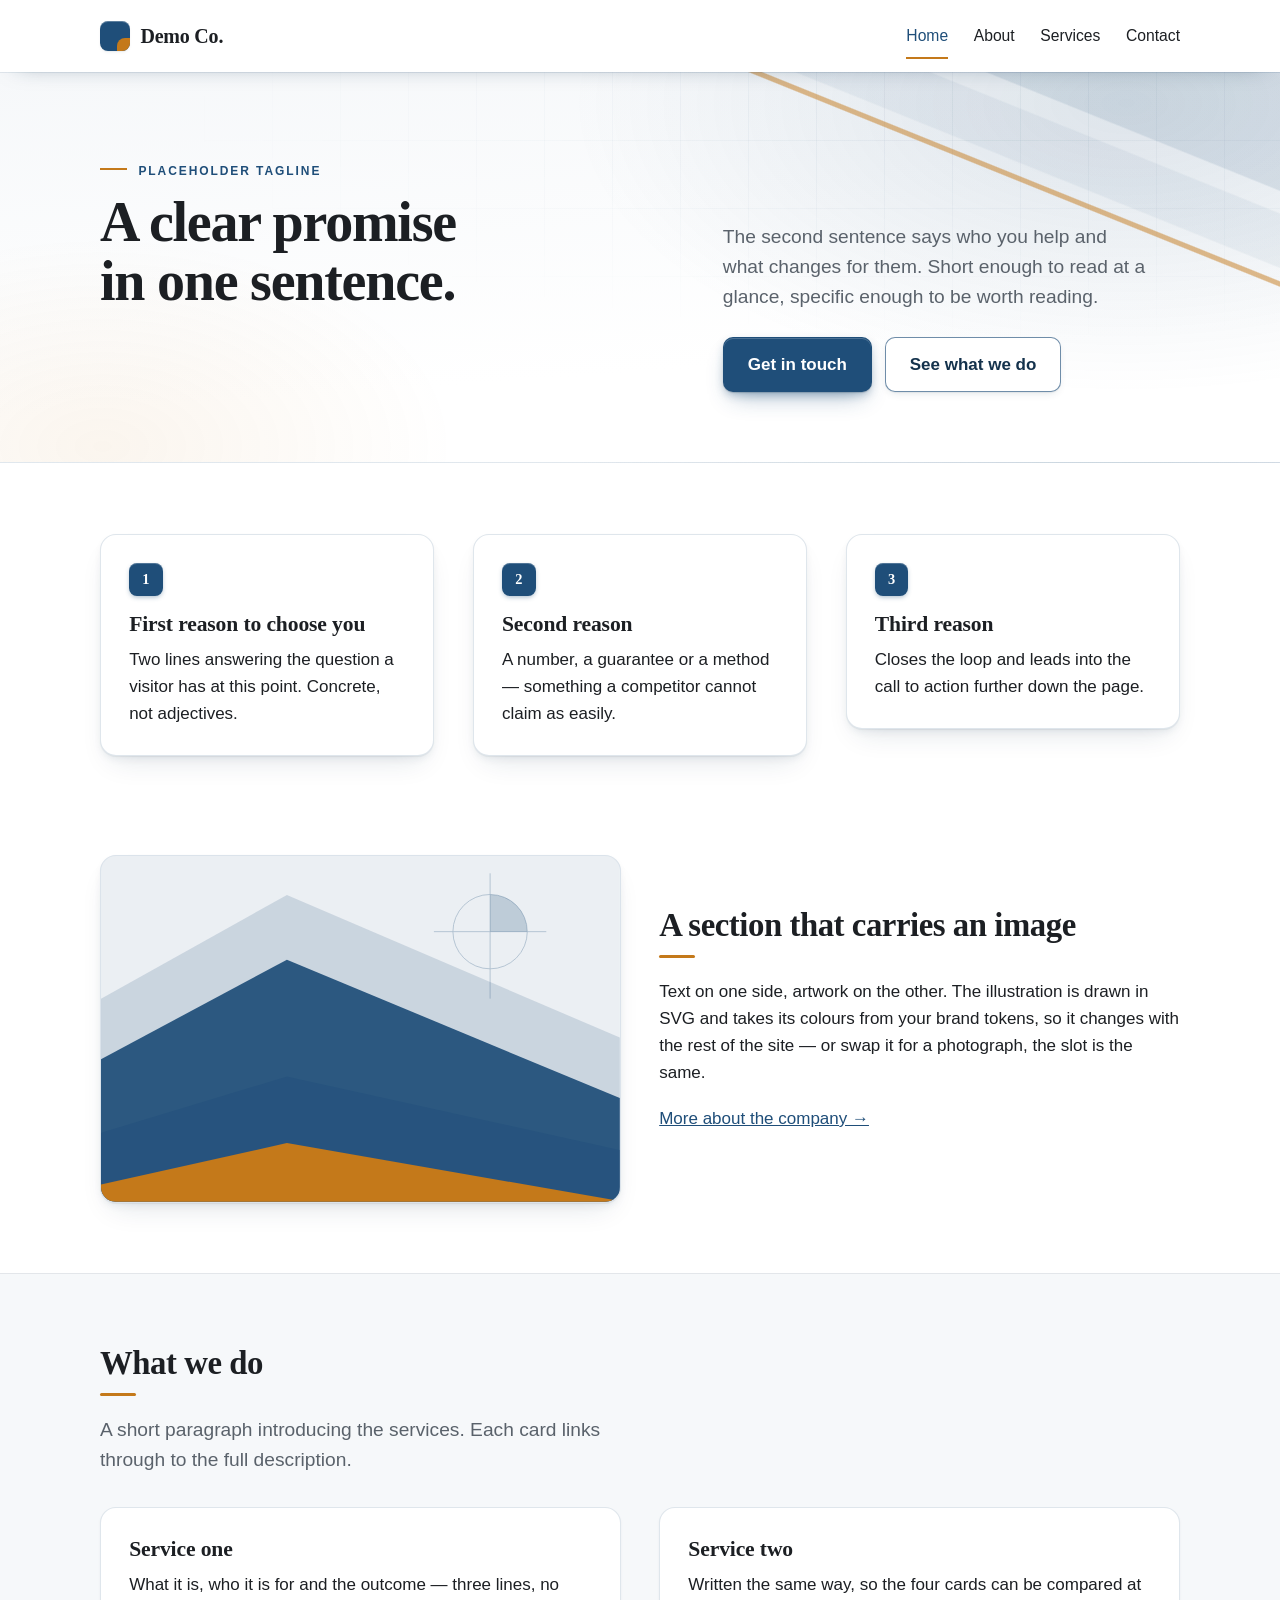
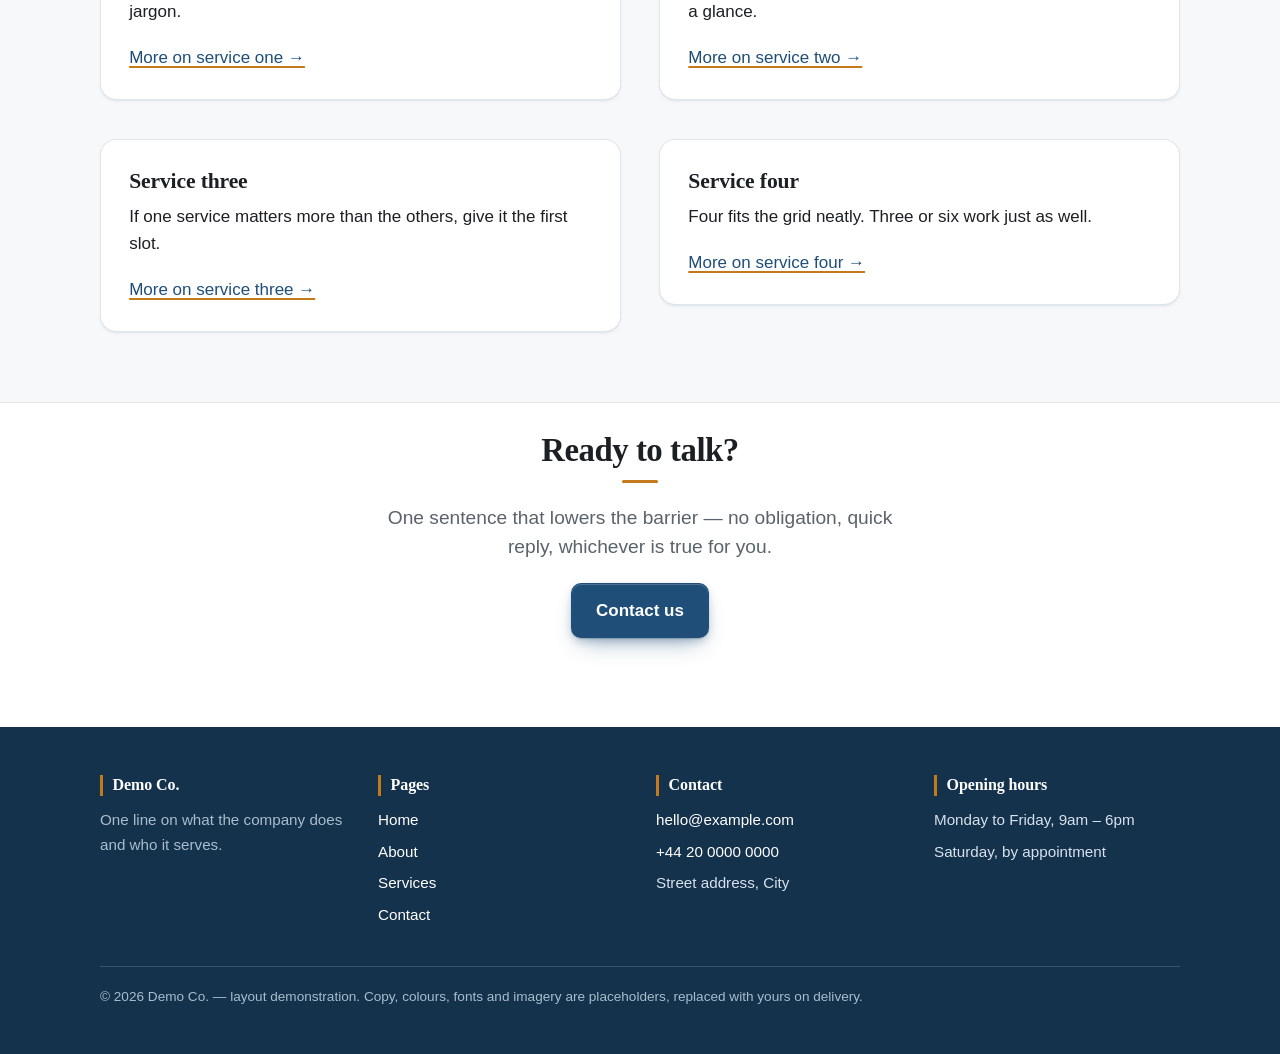
<file: index.html>
<!doctype html>
<html lang="en-GB">
<head>
<meta charset="utf-8">
<meta name="viewport" content="width=device-width, initial-scale=1">
<title>Demo Co. — a clear promise in one sentence</title>
<meta name="description" content="Placeholder description used by search results and link previews. One sentence, under 160 characters.">
<meta name="robots" content="noindex, nofollow">
<meta name="theme-color" content="#1f4e79">
<meta property="og:title" content="Demo Co. — a clear promise in one sentence">
<meta property="og:description" content="Placeholder description used by search results and link previews. One sentence, under 160 characters.">
<meta property="og:type" content="website">
<link rel="icon" href="data:image/svg+xml,%3Csvg xmlns='http://www.w3.org/2000/svg' viewBox='0 0 32 32'%3E%3Crect width='32' height='32' rx='7' fill='%231f4e79'/%3E%3Crect x='18' y='18' width='14' height='14' fill='%23c4791a'/%3E%3C/svg%3E">
<link rel="stylesheet" href="css/style.css">
</head>
<body>
<a class="skip-link" href="#main">Skip to content</a>
<header class="site-header">
  <div class="wrap">
    <a class="brand" href="index.html"><span class="mark" aria-hidden="true"></span>Demo&nbsp;Co.</a>
    <input class="nav-toggle" type="checkbox" id="nav-toggle" aria-label="Menu">
    <label class="nav-button" for="nav-toggle">Menu</label>
    <nav class="nav" aria-label="Main">
      <a href="index.html" aria-current="page">Home</a>
      <a href="about.html">About</a>
      <a href="services.html">Services</a>
      <a href="contact.html">Contact</a>
    </nav>
  </div>
</header>
<main id="main" tabindex="-1">
<section class="hero">
  <div class="wrap">
    <p class="eyebrow">Placeholder tagline</p>
    <h1>A clear promise in one sentence.</h1>
    <p class="lead">The second sentence says who you help and what changes for them. Short enough to read at a glance, specific enough to be worth reading.</p>
    <div class="hero-actions">
      <a class="btn btn--primary" href="contact.html">Get in touch</a>
      <a class="btn btn--ghost" href="services.html">See what we do</a>
    </div>
  </div>
</section>

<section class="section">
  <div class="wrap">
    <h2 class="visually-hidden">Why clients choose us</h2>
    <div class="grid grid--3">
      <article class="card">
        <span class="num" aria-hidden="true">1</span>
        <h3>First reason to choose you</h3>
        <p>Two lines answering the question a visitor has at this point. Concrete, not adjectives.</p>
      </article>
      <article class="card">
        <span class="num" aria-hidden="true">2</span>
        <h3>Second reason</h3>
        <p>A number, a guarantee or a method — something a competitor cannot claim as easily.</p>
      </article>
      <article class="card">
        <span class="num" aria-hidden="true">3</span>
        <h3>Third reason</h3>
        <p>Closes the loop and leads into the call to action further down the page.</p>
      </article>
    </div>
  </div>
</section>

<section class="section">
  <div class="wrap feature">
    <figure class="media"><svg class="art" viewBox="0 0 1200 800" role="img" aria-labelledby="art-c">
  <title id="art-c">Abstract composition: overlapping planes</title>
  <rect width="1200" height="800" fill="currentColor" opacity=".05"/>
  <g fill="currentColor">
    <path opacity=".16" d="M0 800V330L430 90l770 330v380z"/>
    <path opacity=".92" d="M0 800V470L430 240l770 320v240z"/>
    <path opacity=".42" d="M0 800V640l430-130 770 170v120z"/>
  </g>
  <g class="accent"><path fill="currentColor" d="M0 800v-40l430-96 770 134V800z"/></g>
  <g fill="none" stroke="currentColor" stroke-width="2" opacity=".3"><path d="M900 40v290M770 175h260"/><circle cx="900" cy="175" r="86"/></g>
  <path d="M900 89a86 86 0 0 1 86 86h-86z" fill="currentColor" opacity=".22"/>
</svg></figure>
    <div>
      <h2>A section that carries an image</h2>
      <p>Text on one side, artwork on the other. The illustration is drawn in SVG and takes its colours from your brand tokens, so it changes with the rest of the site — or swap it for a photograph, the slot is the same.</p>
      <p><a href="about.html">More about the company →</a></p>
    </div>
  </div>
</section>

<section class="section section--alt">
  <div class="wrap">
    <h2>What we do</h2>
    <p class="lead">A short paragraph introducing the services. Each card links through to the full description.</p>
    <div class="grid grid--2 mt">
      <article class="card">
        <h3>Service one</h3><p>What it is, who it is for and the outcome — three lines, no jargon.</p>
        <p><a href="services.html">More on service one →</a></p>
      </article>
      <article class="card">
        <h3>Service two</h3><p>Written the same way, so the four cards can be compared at a glance.</p>
        <p><a href="services.html">More on service two →</a></p>
      </article>
      <article class="card">
        <h3>Service three</h3><p>If one service matters more than the others, give it the first slot.</p>
        <p><a href="services.html">More on service three →</a></p>
      </article>
      <article class="card">
        <h3>Service four</h3><p>Four fits the grid neatly. Three or six work just as well.</p>
        <p><a href="services.html">More on service four →</a></p>
      </article>
    </div>
  </div>
</section>

<section class="section">
  <div class="wrap center">
    <h2 class="center">Ready to talk?</h2>
    <p class="lead center">One sentence that lowers the barrier — no obligation, quick reply, whichever is true for you.</p>
    <p><a class="btn btn--primary" href="contact.html">Contact us</a></p>
  </div>
</section>
</main>
<footer class="site-footer">
  <div class="wrap">
    <div class="footer-grid">
      <div>
        <h3>Demo&nbsp;Co.</h3>
        <p class="footer-about">One line on what the company does and who it serves.</p>
      </div>
      <div>
        <h3>Pages</h3>
        <ul role="list">
          <li><a href="index.html">Home</a></li>
          <li><a href="about.html">About</a></li>
          <li><a href="services.html">Services</a></li>
          <li><a href="contact.html">Contact</a></li>
        </ul>
      </div>
      <div>
        <h3>Contact</h3>
        <ul role="list">
          <li><a href="mailto:hello@example.com">hello@example.com</a></li>
          <li><a href="tel:+442000000000">+44 20 0000 0000</a></li>
          <li>Street address, City</li>
        </ul>
      </div>
      <div>
        <h3>Opening hours</h3>
        <ul role="list">
          <li>Monday to Friday, 9am – 6pm</li>
          <li>Saturday, by appointment</li>
        </ul>
      </div>
    </div>
    <p class="colophon">© 2026 Demo Co. — layout demonstration. Copy, colours, fonts and imagery are placeholders, replaced with yours on delivery.</p>
  </div>
</footer>
</body>
</html>
</file>
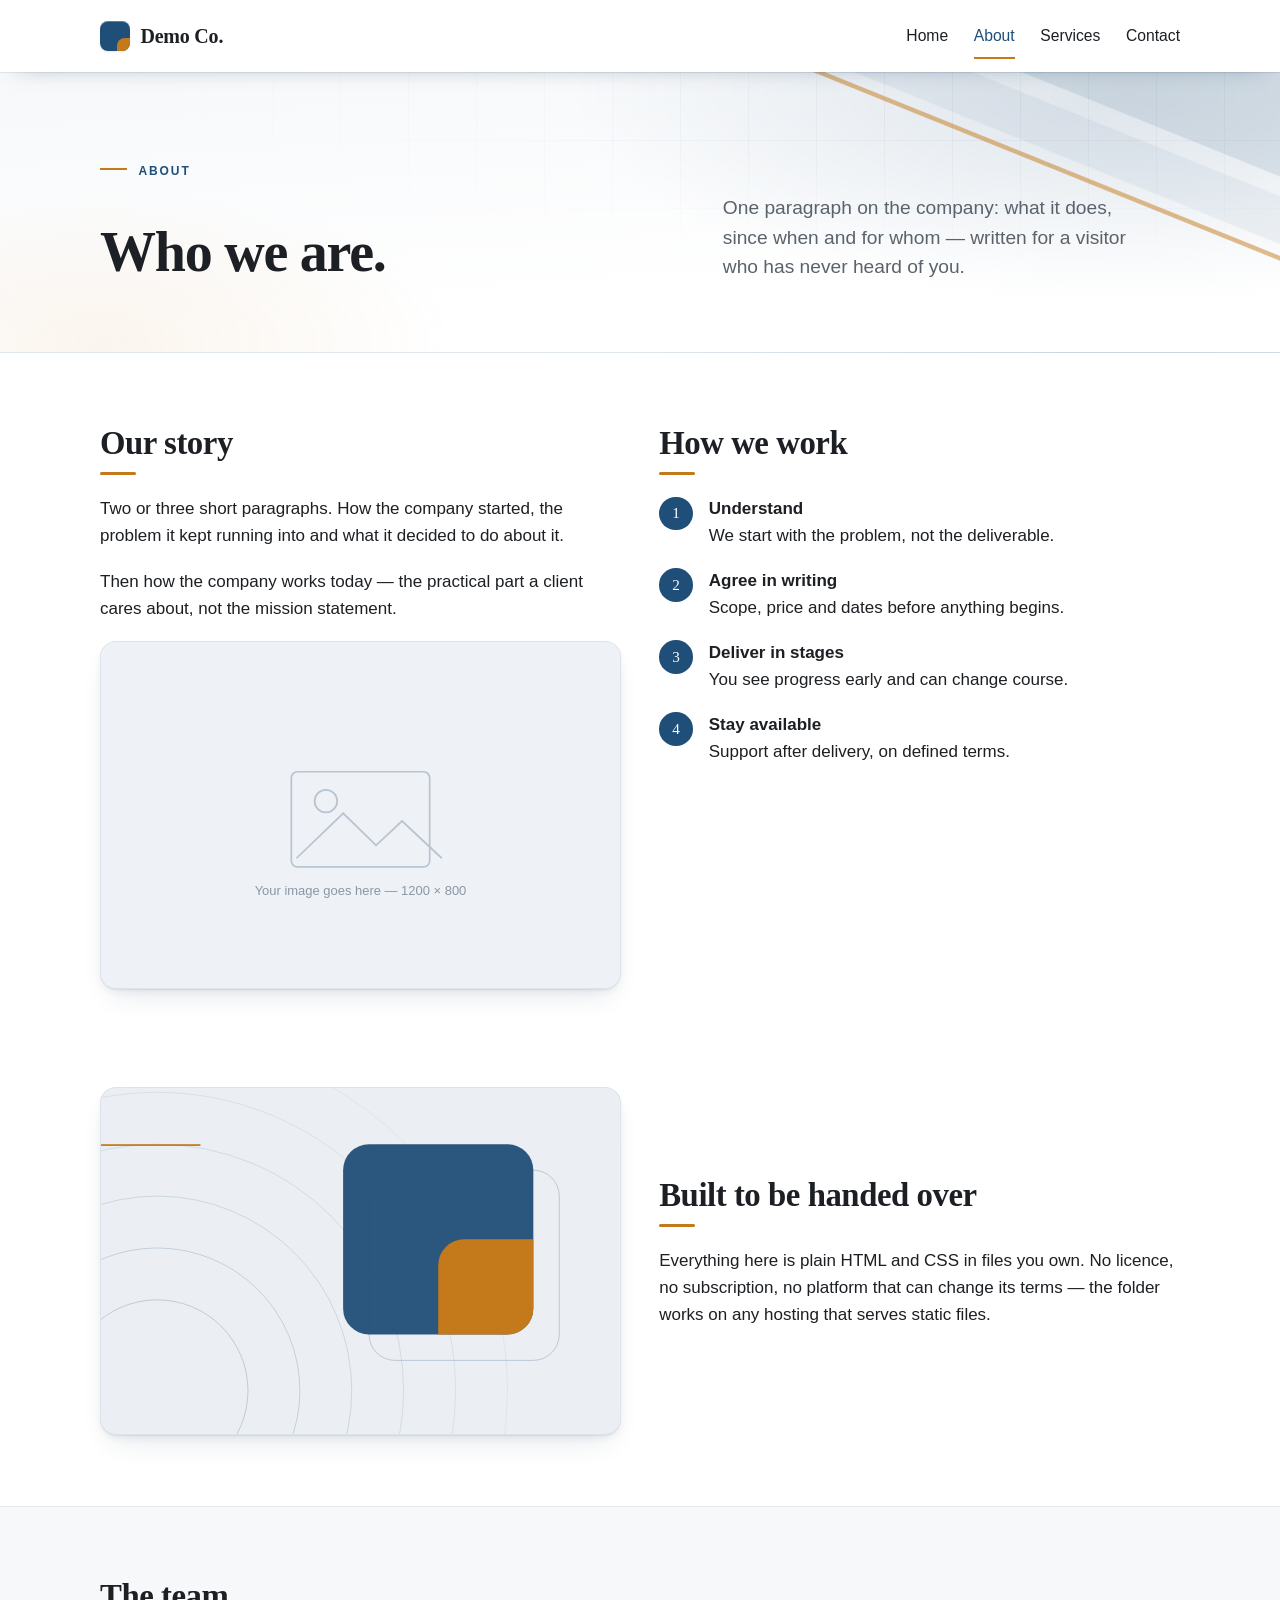
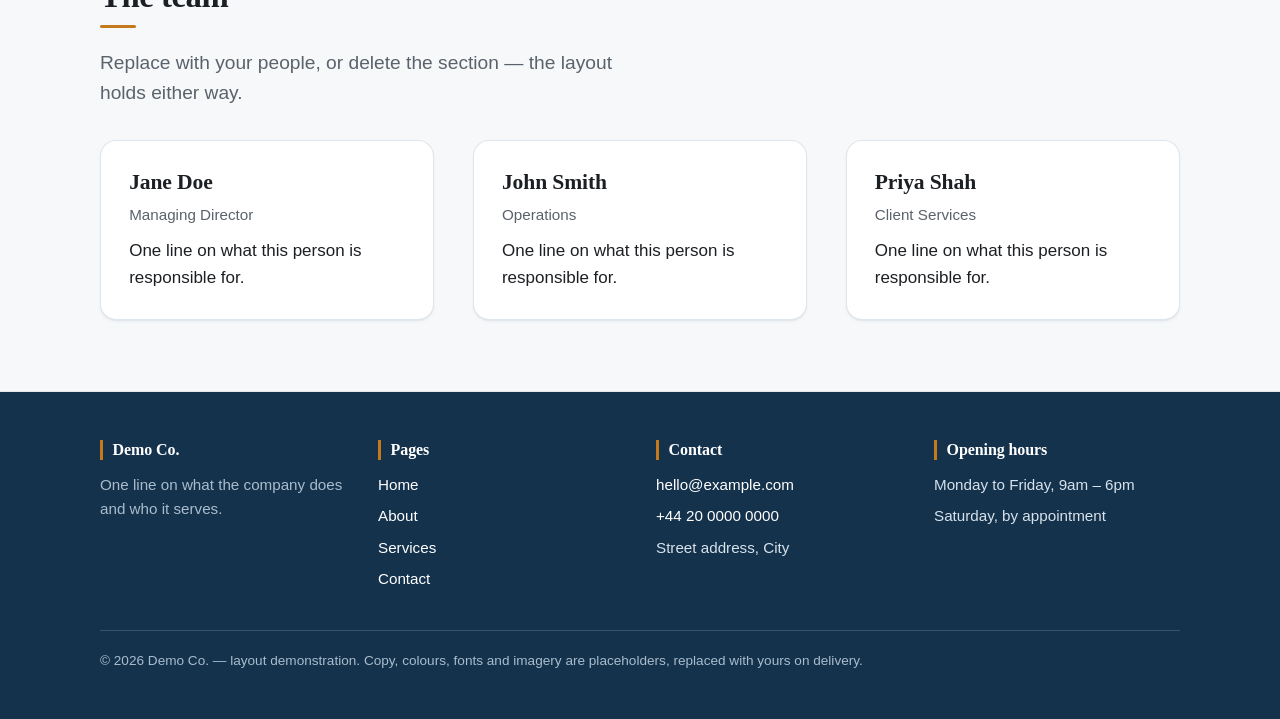
<file: about.html>
<!doctype html>
<html lang="en-GB">
<head>
<meta charset="utf-8">
<meta name="viewport" content="width=device-width, initial-scale=1">
<title>About — Demo Co.</title>
<meta name="description" content="Who the company is, how it works and who it serves. Placeholder description for the About page.">
<meta name="robots" content="noindex, nofollow">
<meta name="theme-color" content="#1f4e79">
<meta property="og:title" content="About — Demo Co.">
<meta property="og:description" content="Who the company is, how it works and who it serves. Placeholder description for the About page.">
<meta property="og:type" content="website">
<link rel="icon" href="data:image/svg+xml,%3Csvg xmlns='http://www.w3.org/2000/svg' viewBox='0 0 32 32'%3E%3Crect width='32' height='32' rx='7' fill='%231f4e79'/%3E%3Crect x='18' y='18' width='14' height='14' fill='%23c4791a'/%3E%3C/svg%3E">
<link rel="stylesheet" href="css/style.css">
</head>
<body>
<a class="skip-link" href="#main">Skip to content</a>
<header class="site-header">
  <div class="wrap">
    <a class="brand" href="index.html"><span class="mark" aria-hidden="true"></span>Demo&nbsp;Co.</a>
    <input class="nav-toggle" type="checkbox" id="nav-toggle" aria-label="Menu">
    <label class="nav-button" for="nav-toggle">Menu</label>
    <nav class="nav" aria-label="Main">
      <a href="index.html">Home</a>
      <a href="about.html" aria-current="page">About</a>
      <a href="services.html">Services</a>
      <a href="contact.html">Contact</a>
    </nav>
  </div>
</header>
<main id="main" tabindex="-1">
<section class="hero">
  <div class="wrap">
    <p class="eyebrow">About</p>
    <h1>Who we are.</h1>
    <p class="lead">One paragraph on the company: what it does, since when and for whom — written for a visitor who has never heard of you.</p>
  </div>
</section>

<section class="section">
  <div class="wrap grid grid--2">
    <div>
      <h2>Our story</h2>
      <p>Two or three short paragraphs. How the company started, the problem it kept running into and what it decided to do about it.</p>
      <p>Then how the company works today — the practical part a client cares about, not the mission statement.</p>
      <div class="media"><img src="img/placeholder.svg" alt="Placeholder for a photograph of the premises or the team at work" width="1200" height="800" loading="lazy"></div>
    </div>
    <div>
      <h2>How we work</h2>
      <ol class="steps" role="list">
        <li><strong>Understand</strong> We start with the problem, not the deliverable.</li>
        <li><strong>Agree in writing</strong> Scope, price and dates before anything begins.</li>
        <li><strong>Deliver in stages</strong> You see progress early and can change course.</li>
        <li><strong>Stay available</strong> Support after delivery, on defined terms.</li>
      </ol>
    </div>
  </div>
</section>

<section class="section">
  <div class="wrap feature">
    <figure class="media"><svg class="art" viewBox="0 0 1200 800" role="img" aria-labelledby="art-a">
  <title id="art-a">Abstract composition: concentric arcs and the brand shape</title>
  <rect width="1200" height="800" fill="currentColor" opacity=".05"/>
  <g fill="none" stroke="currentColor" stroke-width="2">
    <circle cx="130" cy="700" r="210" opacity=".26"/><circle cx="130" cy="700" r="330" opacity=".22"/>
    <circle cx="130" cy="700" r="450" opacity=".18"/><circle cx="130" cy="700" r="570" opacity=".15"/>
    <circle cx="130" cy="700" r="690" opacity=".11"/><circle cx="130" cy="700" r="810" opacity=".08"/>
  </g>
  <g fill="none" stroke="currentColor" stroke-width="2" opacity=".28"><rect x="620" y="190" width="440" height="440" rx="60"/></g>
  <rect x="560" y="130" width="440" height="440" rx="60" fill="currentColor" opacity=".94"/>
  <g class="accent">
    <path fill="currentColor" d="M780 410a60 60 0 0 1 60-60h160v160a60 60 0 0 1-60 60H780z"/>
    <rect x="0" y="130" width="230" height="4" fill="currentColor"/>
  </g>
</svg></figure>
    <div>
      <h2>Built to be handed over</h2>
      <p>Everything here is plain HTML and CSS in files you own. No licence, no subscription, no platform that can change its terms — the folder works on any hosting that serves static files.</p>
    </div>
  </div>
</section>

<section class="section section--alt">
  <div class="wrap">
    <h2>The team</h2>
    <p class="lead">Replace with your people, or delete the section — the layout holds either way.</p>
    <div class="grid grid--3 mt">
      <article class="card"><h3>Jane Doe</h3><p class="role">Managing Director</p><p>One line on what this person is responsible for.</p></article>
      <article class="card"><h3>John Smith</h3><p class="role">Operations</p><p>One line on what this person is responsible for.</p></article>
      <article class="card"><h3>Priya Shah</h3><p class="role">Client Services</p><p>One line on what this person is responsible for.</p></article>
    </div>
  </div>
</section>
</main>
<footer class="site-footer">
  <div class="wrap">
    <div class="footer-grid">
      <div>
        <h3>Demo&nbsp;Co.</h3>
        <p class="footer-about">One line on what the company does and who it serves.</p>
      </div>
      <div>
        <h3>Pages</h3>
        <ul role="list">
          <li><a href="index.html">Home</a></li>
          <li><a href="about.html">About</a></li>
          <li><a href="services.html">Services</a></li>
          <li><a href="contact.html">Contact</a></li>
        </ul>
      </div>
      <div>
        <h3>Contact</h3>
        <ul role="list">
          <li><a href="mailto:hello@example.com">hello@example.com</a></li>
          <li><a href="tel:+442000000000">+44 20 0000 0000</a></li>
          <li>Street address, City</li>
        </ul>
      </div>
      <div>
        <h3>Opening hours</h3>
        <ul role="list">
          <li>Monday to Friday, 9am – 6pm</li>
          <li>Saturday, by appointment</li>
        </ul>
      </div>
    </div>
    <p class="colophon">© 2026 Demo Co. — layout demonstration. Copy, colours, fonts and imagery are placeholders, replaced with yours on delivery.</p>
  </div>
</footer>
</body>
</html>
</file>
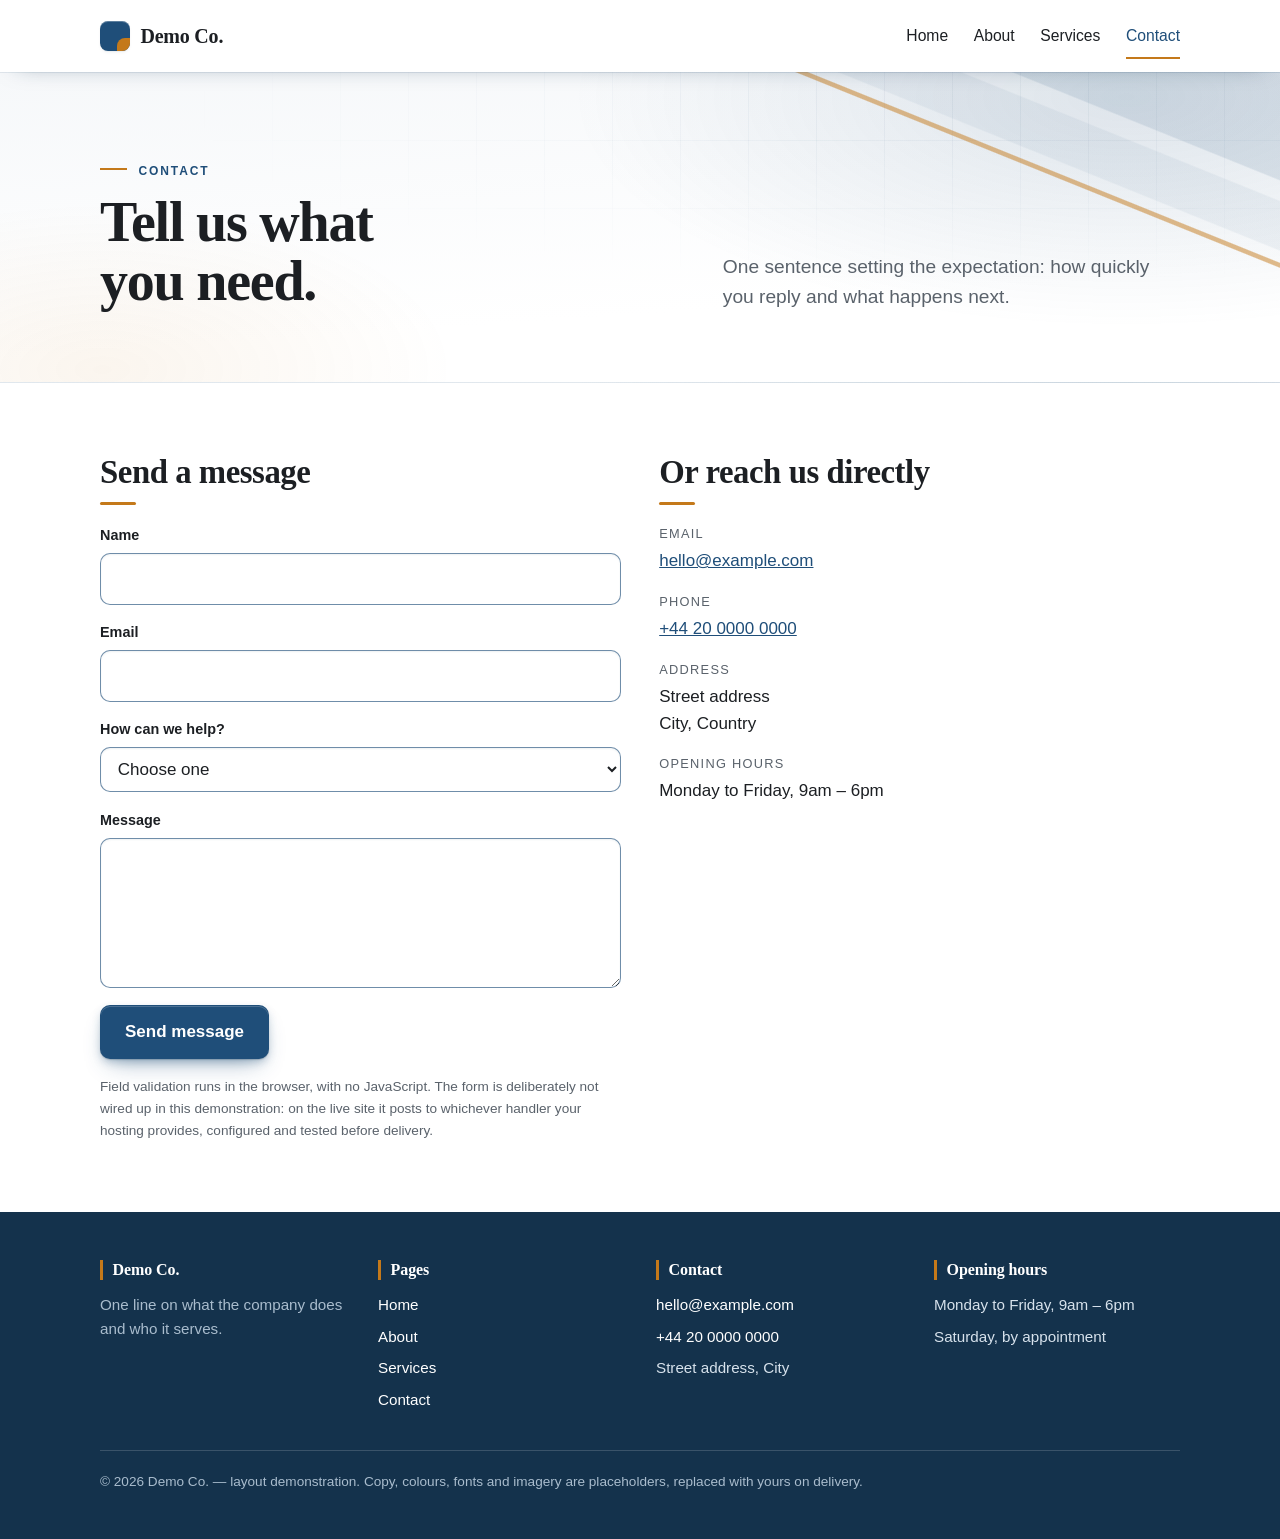
<file: contact.html>
<!doctype html>
<html lang="en-GB">
<head>
<meta charset="utf-8">
<meta name="viewport" content="width=device-width, initial-scale=1">
<title>Contact — Demo Co.</title>
<meta name="description" content="How to reach the company: form, email, phone, address and opening hours.">
<meta name="robots" content="noindex, nofollow">
<meta name="theme-color" content="#1f4e79">
<meta property="og:title" content="Contact — Demo Co.">
<meta property="og:description" content="How to reach the company: form, email, phone, address and opening hours.">
<meta property="og:type" content="website">
<link rel="icon" href="data:image/svg+xml,%3Csvg xmlns='http://www.w3.org/2000/svg' viewBox='0 0 32 32'%3E%3Crect width='32' height='32' rx='7' fill='%231f4e79'/%3E%3Crect x='18' y='18' width='14' height='14' fill='%23c4791a'/%3E%3C/svg%3E">
<link rel="stylesheet" href="css/style.css">
</head>
<body>
<a class="skip-link" href="#main">Skip to content</a>
<header class="site-header">
  <div class="wrap">
    <a class="brand" href="index.html"><span class="mark" aria-hidden="true"></span>Demo&nbsp;Co.</a>
    <input class="nav-toggle" type="checkbox" id="nav-toggle" aria-label="Menu">
    <label class="nav-button" for="nav-toggle">Menu</label>
    <nav class="nav" aria-label="Main">
      <a href="index.html">Home</a>
      <a href="about.html">About</a>
      <a href="services.html">Services</a>
      <a href="contact.html" aria-current="page">Contact</a>
    </nav>
  </div>
</header>
<main id="main" tabindex="-1">
<section class="hero">
  <div class="wrap">
    <p class="eyebrow">Contact</p>
    <h1>Tell us what you need.</h1>
    <p class="lead">One sentence setting the expectation: how quickly you reply and what happens next.</p>
  </div>
</section>

<section class="section">
  <div class="wrap grid grid--2">
    <div>
      <h2>Send a message</h2>
      <form class="form" action="#" method="post" aria-label="Contact form" aria-describedby="form-hint">
        <div class="field">
          <label for="name">Name</label>
          <input type="text" id="name" name="name" autocomplete="name" required>
        </div>
        <div class="field">
          <label for="email">Email</label>
          <input type="email" id="email" name="email" autocomplete="email" required>
        </div>
        <div class="field">
          <label for="subject">How can we help?</label>
          <select id="subject" name="subject" required>
            <option value="" disabled selected>Choose one</option>
            <option>Service one</option>
            <option>Service two</option>
            <option>Service three</option>
            <option>Something else</option>
          </select>
        </div>
        <div class="field">
          <label for="message">Message</label>
          <textarea id="message" name="message" required></textarea>
        </div>
        <div><button class="btn btn--primary" type="submit">Send message</button></div>
        <p class="hint" id="form-hint">Field validation runs in the browser, with no JavaScript. The form is deliberately not wired up in this demonstration: on the live site it posts to whichever handler your hosting provides, configured and tested before delivery.</p>
      </form>
    </div>
    <div>
      <h2>Or reach us directly</h2>
      <dl class="info-list">
        <div><dt>Email</dt><dd><a href="mailto:hello@example.com">hello@example.com</a></dd></div>
        <div><dt>Phone</dt><dd><a href="tel:+442000000000">+44 20 0000 0000</a></dd></div>
        <div><dt>Address</dt><dd>Street address<br>City, Country</dd></div>
        <div><dt>Opening hours</dt><dd>Monday to Friday, 9am – 6pm</dd></div>
      </dl>
    </div>
  </div>
</section>
</main>
<footer class="site-footer">
  <div class="wrap">
    <div class="footer-grid">
      <div>
        <h3>Demo&nbsp;Co.</h3>
        <p class="footer-about">One line on what the company does and who it serves.</p>
      </div>
      <div>
        <h3>Pages</h3>
        <ul role="list">
          <li><a href="index.html">Home</a></li>
          <li><a href="about.html">About</a></li>
          <li><a href="services.html">Services</a></li>
          <li><a href="contact.html">Contact</a></li>
        </ul>
      </div>
      <div>
        <h3>Contact</h3>
        <ul role="list">
          <li><a href="mailto:hello@example.com">hello@example.com</a></li>
          <li><a href="tel:+442000000000">+44 20 0000 0000</a></li>
          <li>Street address, City</li>
        </ul>
      </div>
      <div>
        <h3>Opening hours</h3>
        <ul role="list">
          <li>Monday to Friday, 9am – 6pm</li>
          <li>Saturday, by appointment</li>
        </ul>
      </div>
    </div>
    <p class="colophon">© 2026 Demo Co. — layout demonstration. Copy, colours, fonts and imagery are placeholders, replaced with yours on delivery.</p>
  </div>
</footer>
</body>
</html>
</file>
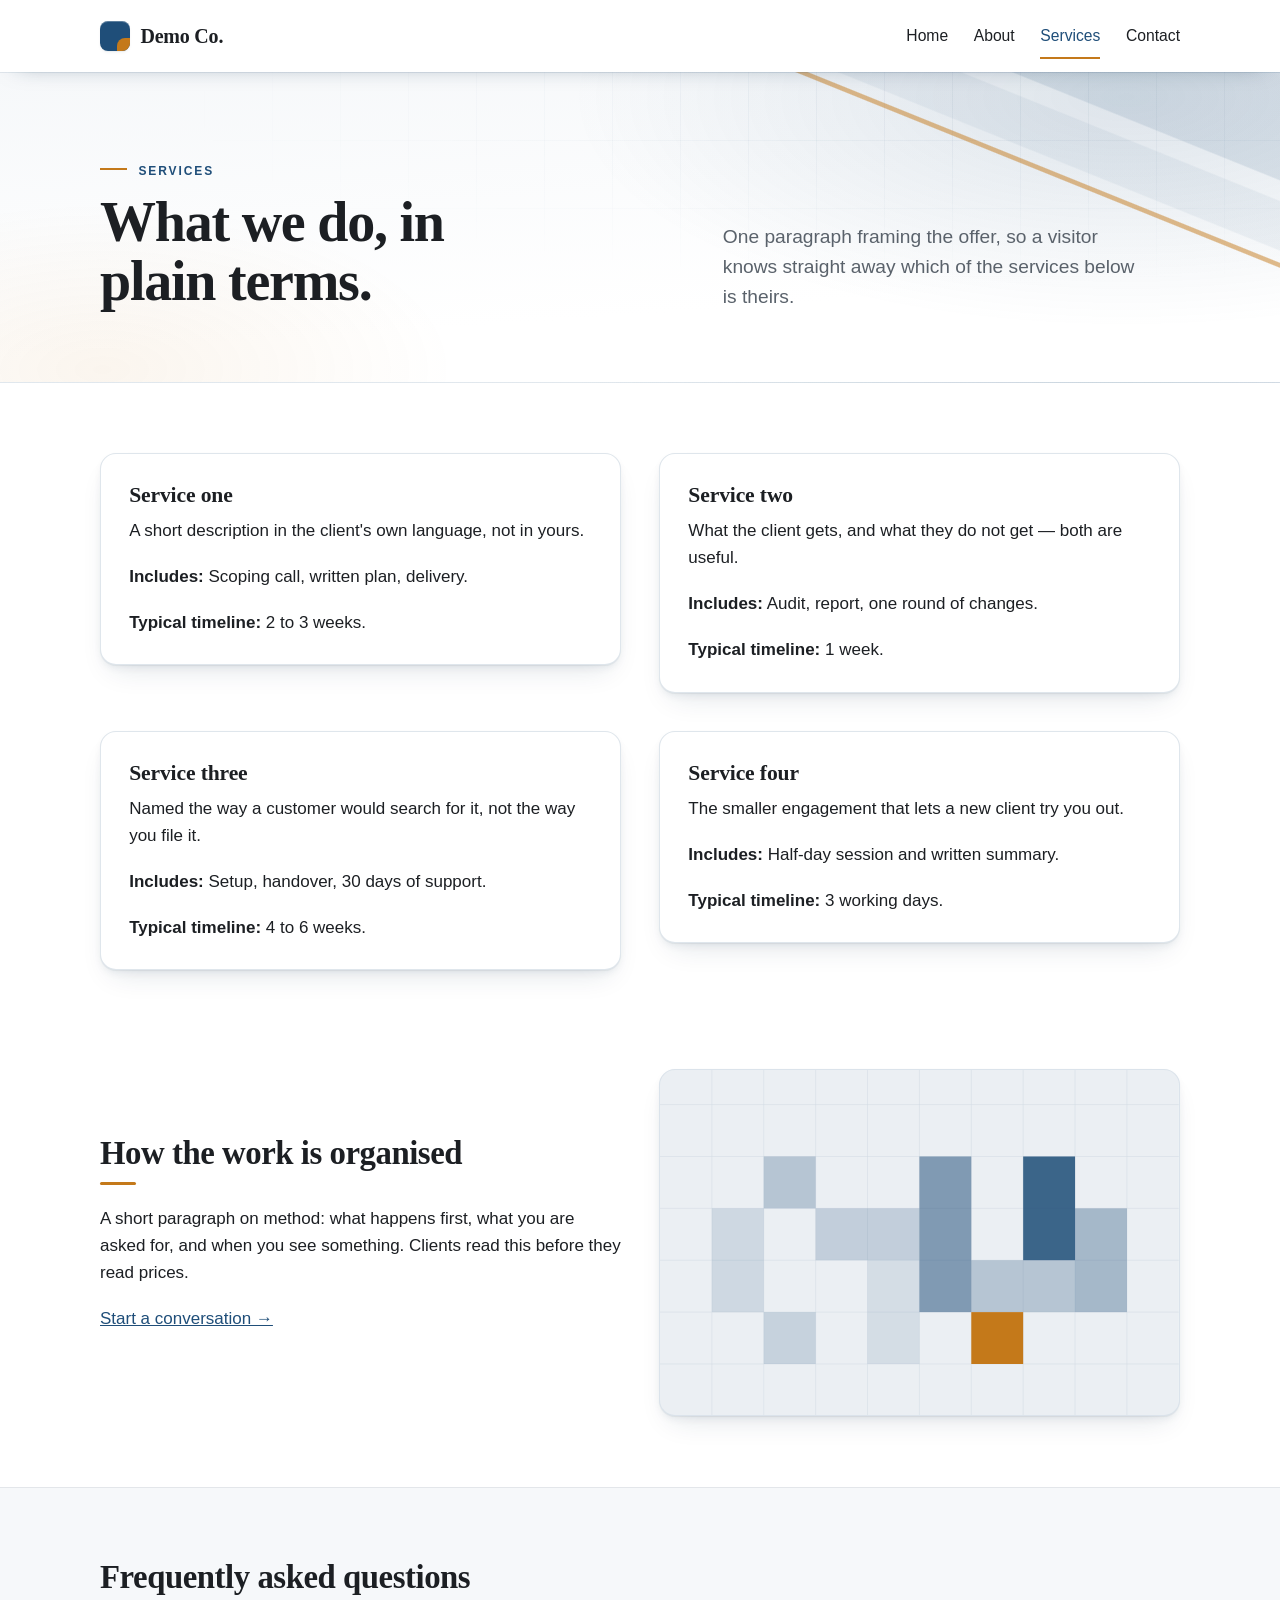
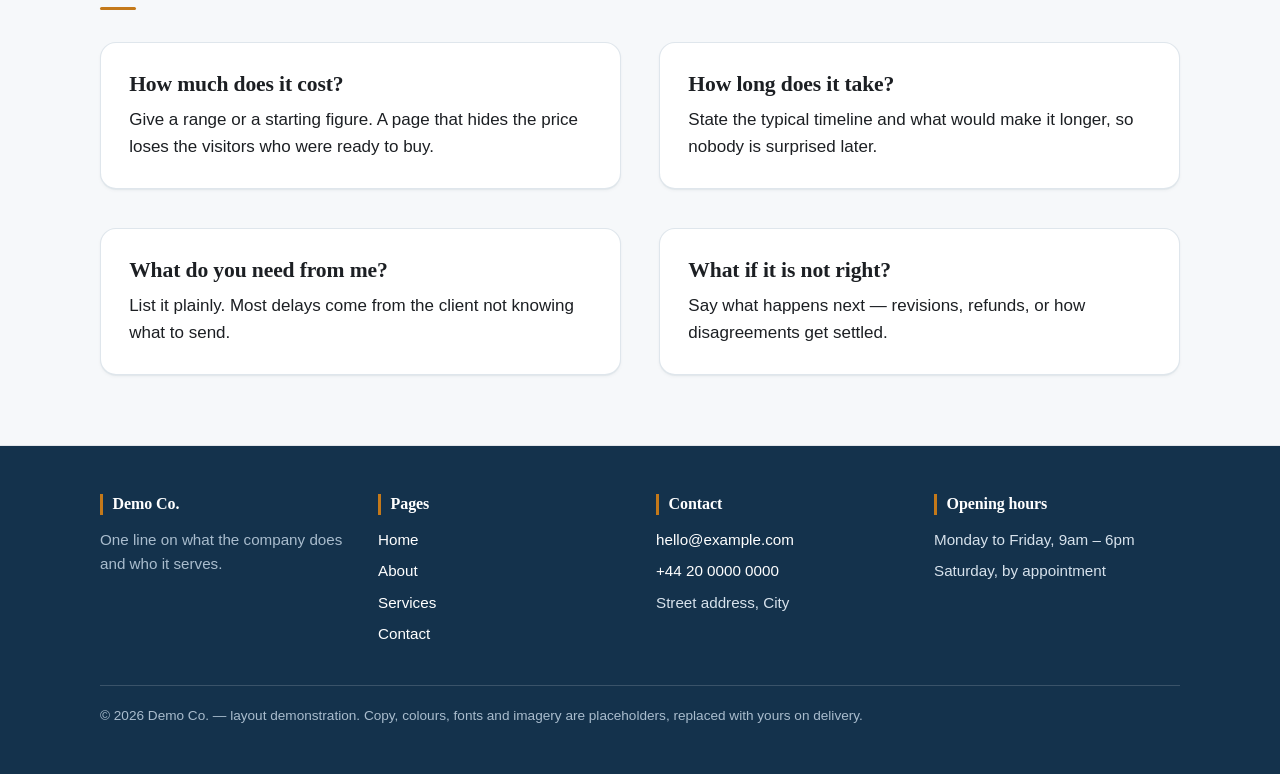
<file: services.html>
<!doctype html>
<html lang="en-GB">
<head>
<meta charset="utf-8">
<meta name="viewport" content="width=device-width, initial-scale=1">
<title>Services — Demo Co.</title>
<meta name="description" content="The services offered, what each includes and typical timelines. Placeholder description.">
<meta name="robots" content="noindex, nofollow">
<meta name="theme-color" content="#1f4e79">
<meta property="og:title" content="Services — Demo Co.">
<meta property="og:description" content="The services offered, what each includes and typical timelines. Placeholder description.">
<meta property="og:type" content="website">
<link rel="icon" href="data:image/svg+xml,%3Csvg xmlns='http://www.w3.org/2000/svg' viewBox='0 0 32 32'%3E%3Crect width='32' height='32' rx='7' fill='%231f4e79'/%3E%3Crect x='18' y='18' width='14' height='14' fill='%23c4791a'/%3E%3C/svg%3E">
<link rel="stylesheet" href="css/style.css">
</head>
<body>
<a class="skip-link" href="#main">Skip to content</a>
<header class="site-header">
  <div class="wrap">
    <a class="brand" href="index.html"><span class="mark" aria-hidden="true"></span>Demo&nbsp;Co.</a>
    <input class="nav-toggle" type="checkbox" id="nav-toggle" aria-label="Menu">
    <label class="nav-button" for="nav-toggle">Menu</label>
    <nav class="nav" aria-label="Main">
      <a href="index.html">Home</a>
      <a href="about.html">About</a>
      <a href="services.html" aria-current="page">Services</a>
      <a href="contact.html">Contact</a>
    </nav>
  </div>
</header>
<main id="main" tabindex="-1">
<section class="hero">
  <div class="wrap">
    <p class="eyebrow">Services</p>
    <h1>What we do, in plain terms.</h1>
    <p class="lead">One paragraph framing the offer, so a visitor knows straight away which of the services below is theirs.</p>
  </div>
</section>

<section class="section">
  <div class="wrap">
    <h2 class="visually-hidden">Our services</h2>
    <div class="grid grid--2">
    <article class="card">
      <h3>Service one</h3>
      <p>A short description in the client's own language, not in yours.</p>
      <p><strong>Includes:</strong> Scoping call, written plan, delivery.</p>
      <p><strong>Typical timeline:</strong> 2 to 3 weeks.</p>
    </article>
    <article class="card">
      <h3>Service two</h3>
      <p>What the client gets, and what they do not get — both are useful.</p>
      <p><strong>Includes:</strong> Audit, report, one round of changes.</p>
      <p><strong>Typical timeline:</strong> 1 week.</p>
    </article>
    <article class="card">
      <h3>Service three</h3>
      <p>Named the way a customer would search for it, not the way you file it.</p>
      <p><strong>Includes:</strong> Setup, handover, 30 days of support.</p>
      <p><strong>Typical timeline:</strong> 4 to 6 weeks.</p>
    </article>
    <article class="card">
      <h3>Service four</h3>
      <p>The smaller engagement that lets a new client try you out.</p>
      <p><strong>Includes:</strong> Half-day session and written summary.</p>
      <p><strong>Typical timeline:</strong> 3 working days.</p>
    </article>
    </div>
  </div>
</section>

<section class="section">
  <div class="wrap feature">
    <div>
      <h2>How the work is organised</h2>
      <p>A short paragraph on method: what happens first, what you are asked for, and when you see something. Clients read this before they read prices.</p>
      <p><a href="contact.html">Start a conversation →</a></p>
    </div>
    <figure class="media"><svg class="art" viewBox="0 0 1200 800" role="img" aria-labelledby="art-b">
  <title id="art-b">Abstract composition: grid of blocks</title>
  <rect width="1200" height="800" fill="currentColor" opacity=".05"/>
  <g fill="none" stroke="currentColor" stroke-width="1" opacity=".14">
    <path d="M0 80h1200M0 200h1200M0 320h1200M0 440h1200M0 560h1200M0 680h1200"/>
    <path d="M120 0v800M240 0v800M360 0v800M480 0v800M600 0v800M720 0v800M840 0v800M960 0v800M1080 0v800"/>
  </g>
  <g fill="currentColor">
    <rect x="120" y="320" width="120" height="240" opacity=".14"/>
    <rect x="240" y="200" width="120" height="120" opacity=".26"/>
    <rect x="360" y="320" width="240" height="120" opacity=".20"/>
    <rect x="480" y="440" width="120" height="240" opacity=".11"/>
    <rect x="600" y="200" width="120" height="360" opacity=".52"/>
    <rect x="720" y="440" width="240" height="120" opacity=".26"/>
    <rect x="840" y="200" width="120" height="240" opacity=".86"/>
    <rect x="960" y="320" width="120" height="240" opacity=".34"/>
    <rect x="240" y="560" width="120" height="120" opacity=".18"/>
  </g>
  <g class="accent"><rect x="720" y="560" width="120" height="120" fill="currentColor"/></g>
</svg></figure>
  </div>
</section>

<section class="section section--alt">
  <div class="wrap">
    <h2>Frequently asked questions</h2>
    <div class="grid grid--2 mt">
      <article class="card"><h3>How much does it cost?</h3><p>Give a range or a starting figure. A page that hides the price loses the visitors who were ready to buy.</p></article>
      <article class="card"><h3>How long does it take?</h3><p>State the typical timeline and what would make it longer, so nobody is surprised later.</p></article>
      <article class="card"><h3>What do you need from me?</h3><p>List it plainly. Most delays come from the client not knowing what to send.</p></article>
      <article class="card"><h3>What if it is not right?</h3><p>Say what happens next — revisions, refunds, or how disagreements get settled.</p></article>
    </div>
  </div>
</section>
</main>
<footer class="site-footer">
  <div class="wrap">
    <div class="footer-grid">
      <div>
        <h3>Demo&nbsp;Co.</h3>
        <p class="footer-about">One line on what the company does and who it serves.</p>
      </div>
      <div>
        <h3>Pages</h3>
        <ul role="list">
          <li><a href="index.html">Home</a></li>
          <li><a href="about.html">About</a></li>
          <li><a href="services.html">Services</a></li>
          <li><a href="contact.html">Contact</a></li>
        </ul>
      </div>
      <div>
        <h3>Contact</h3>
        <ul role="list">
          <li><a href="mailto:hello@example.com">hello@example.com</a></li>
          <li><a href="tel:+442000000000">+44 20 0000 0000</a></li>
          <li>Street address, City</li>
        </ul>
      </div>
      <div>
        <h3>Opening hours</h3>
        <ul role="list">
          <li>Monday to Friday, 9am – 6pm</li>
          <li>Saturday, by appointment</li>
        </ul>
      </div>
    </div>
    <p class="colophon">© 2026 Demo Co. — layout demonstration. Copy, colours, fonts and imagery are placeholders, replaced with yours on delivery.</p>
  </div>
</footer>
</body>
</html>
</file>
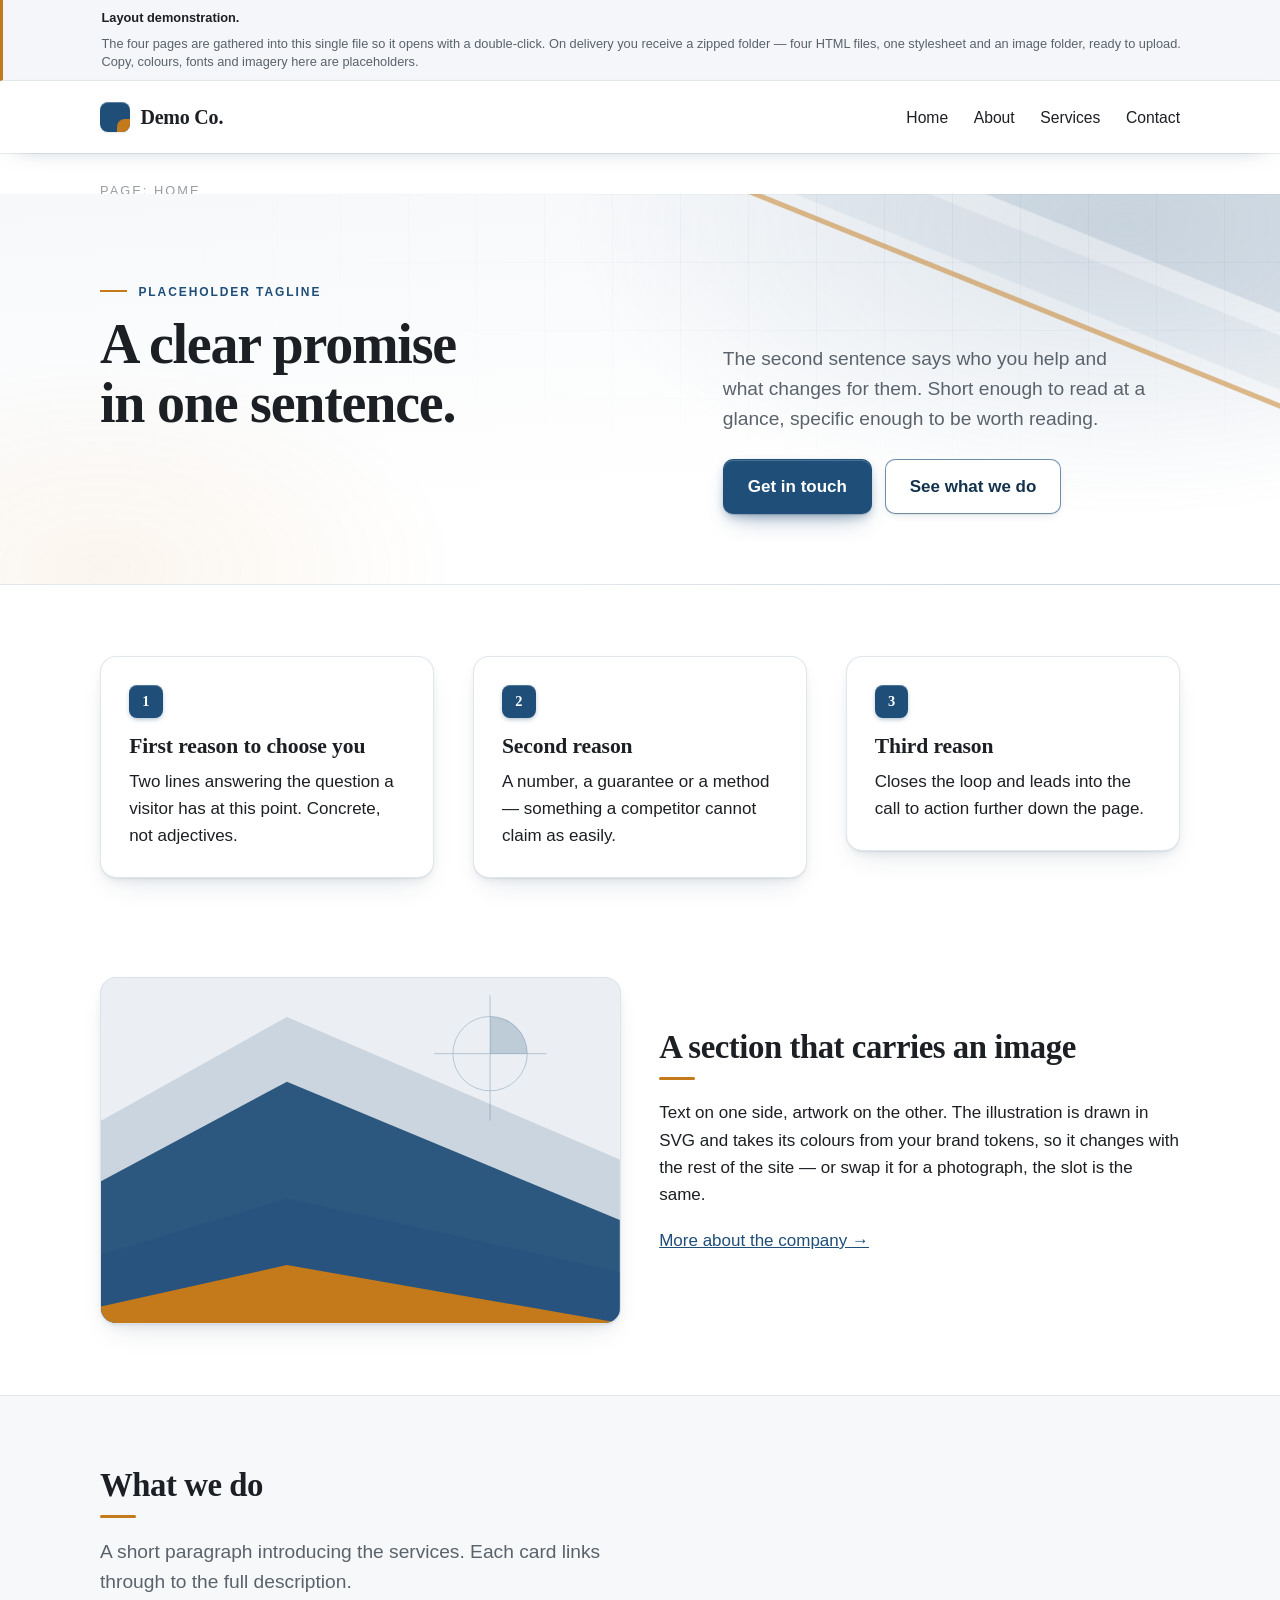
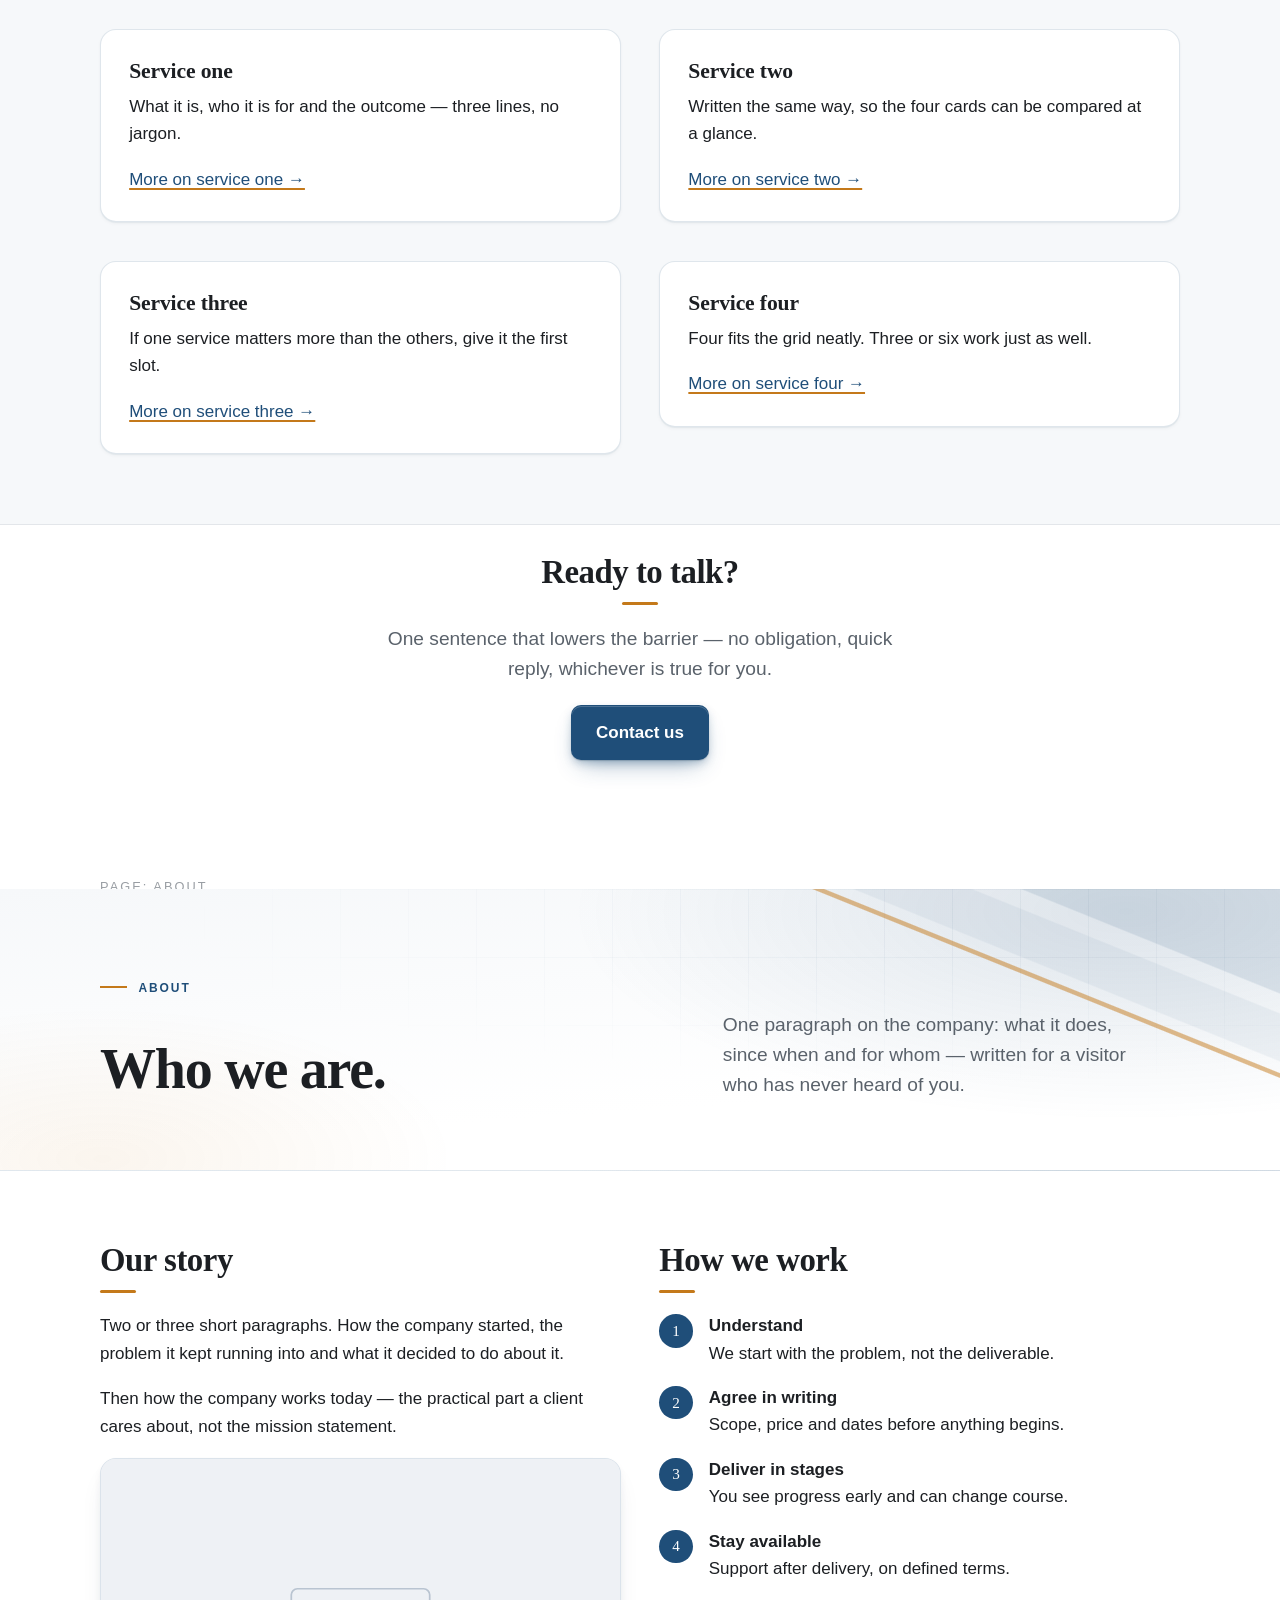
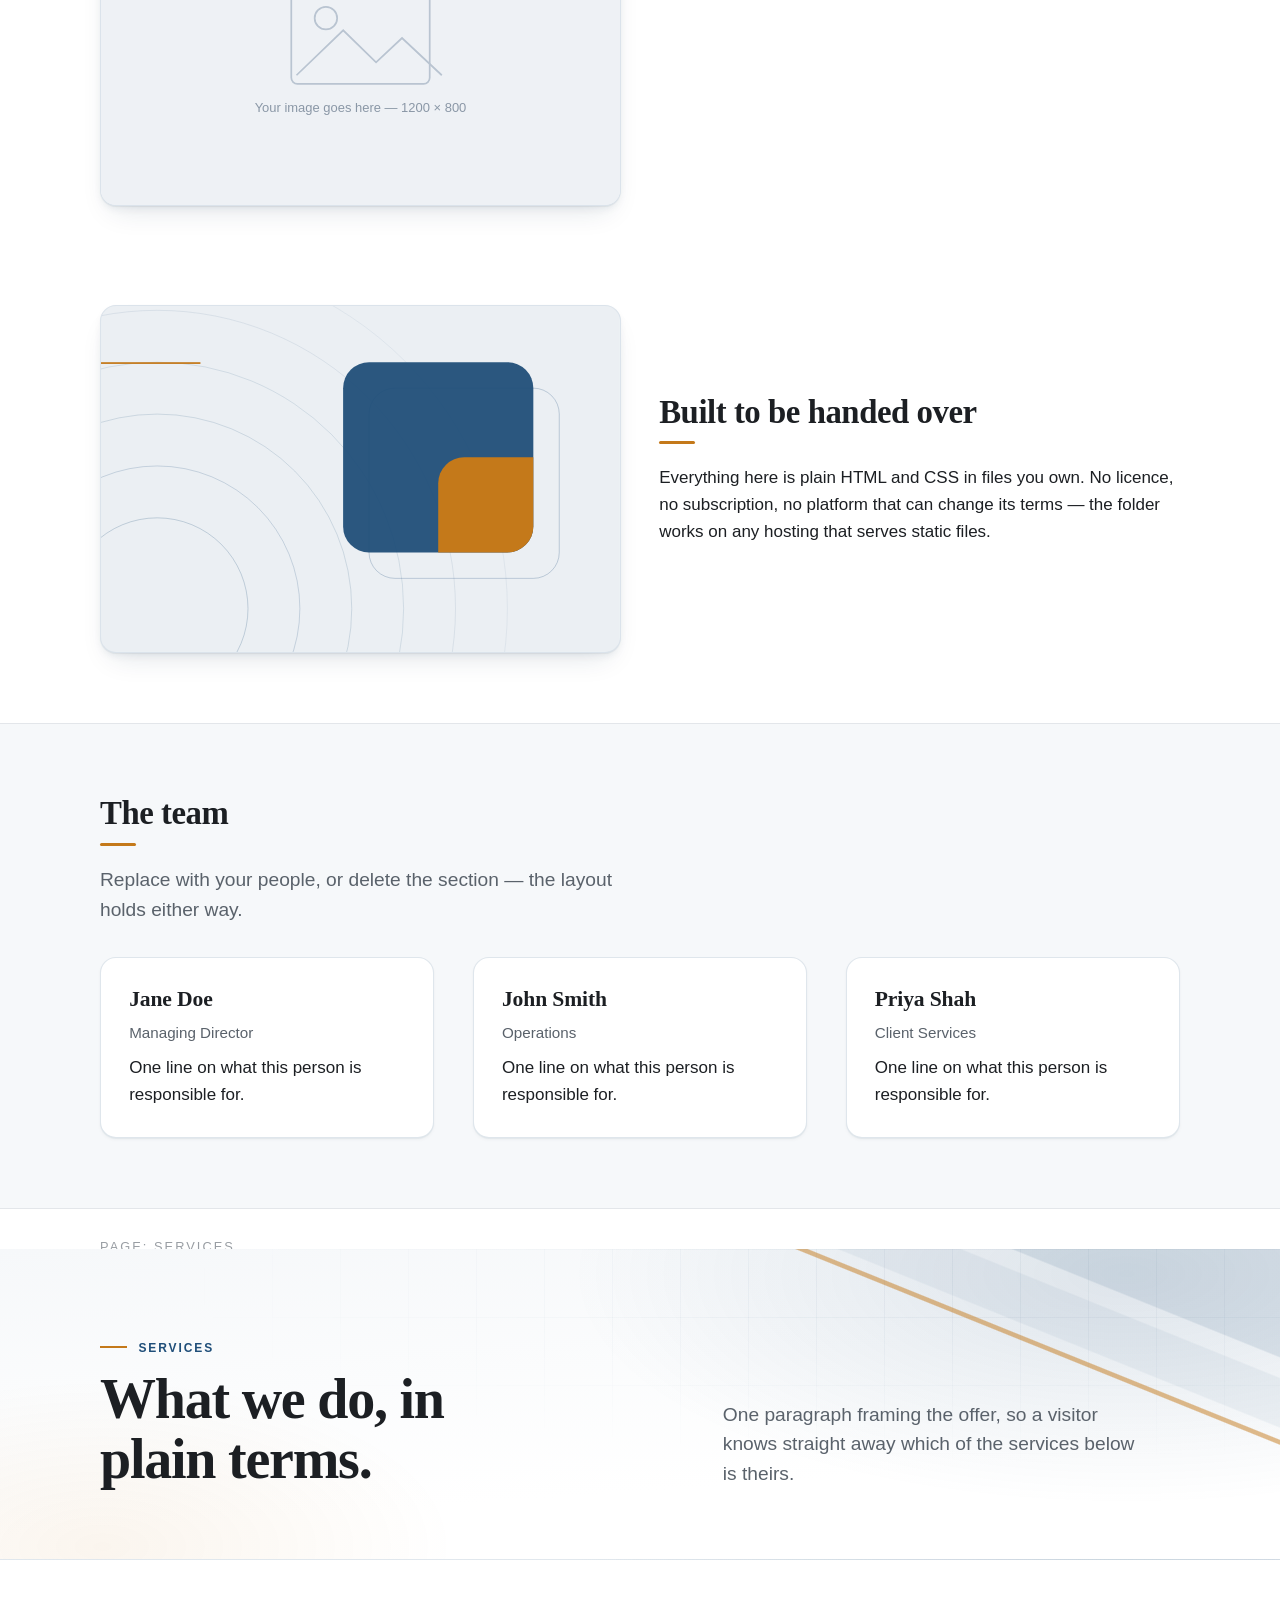
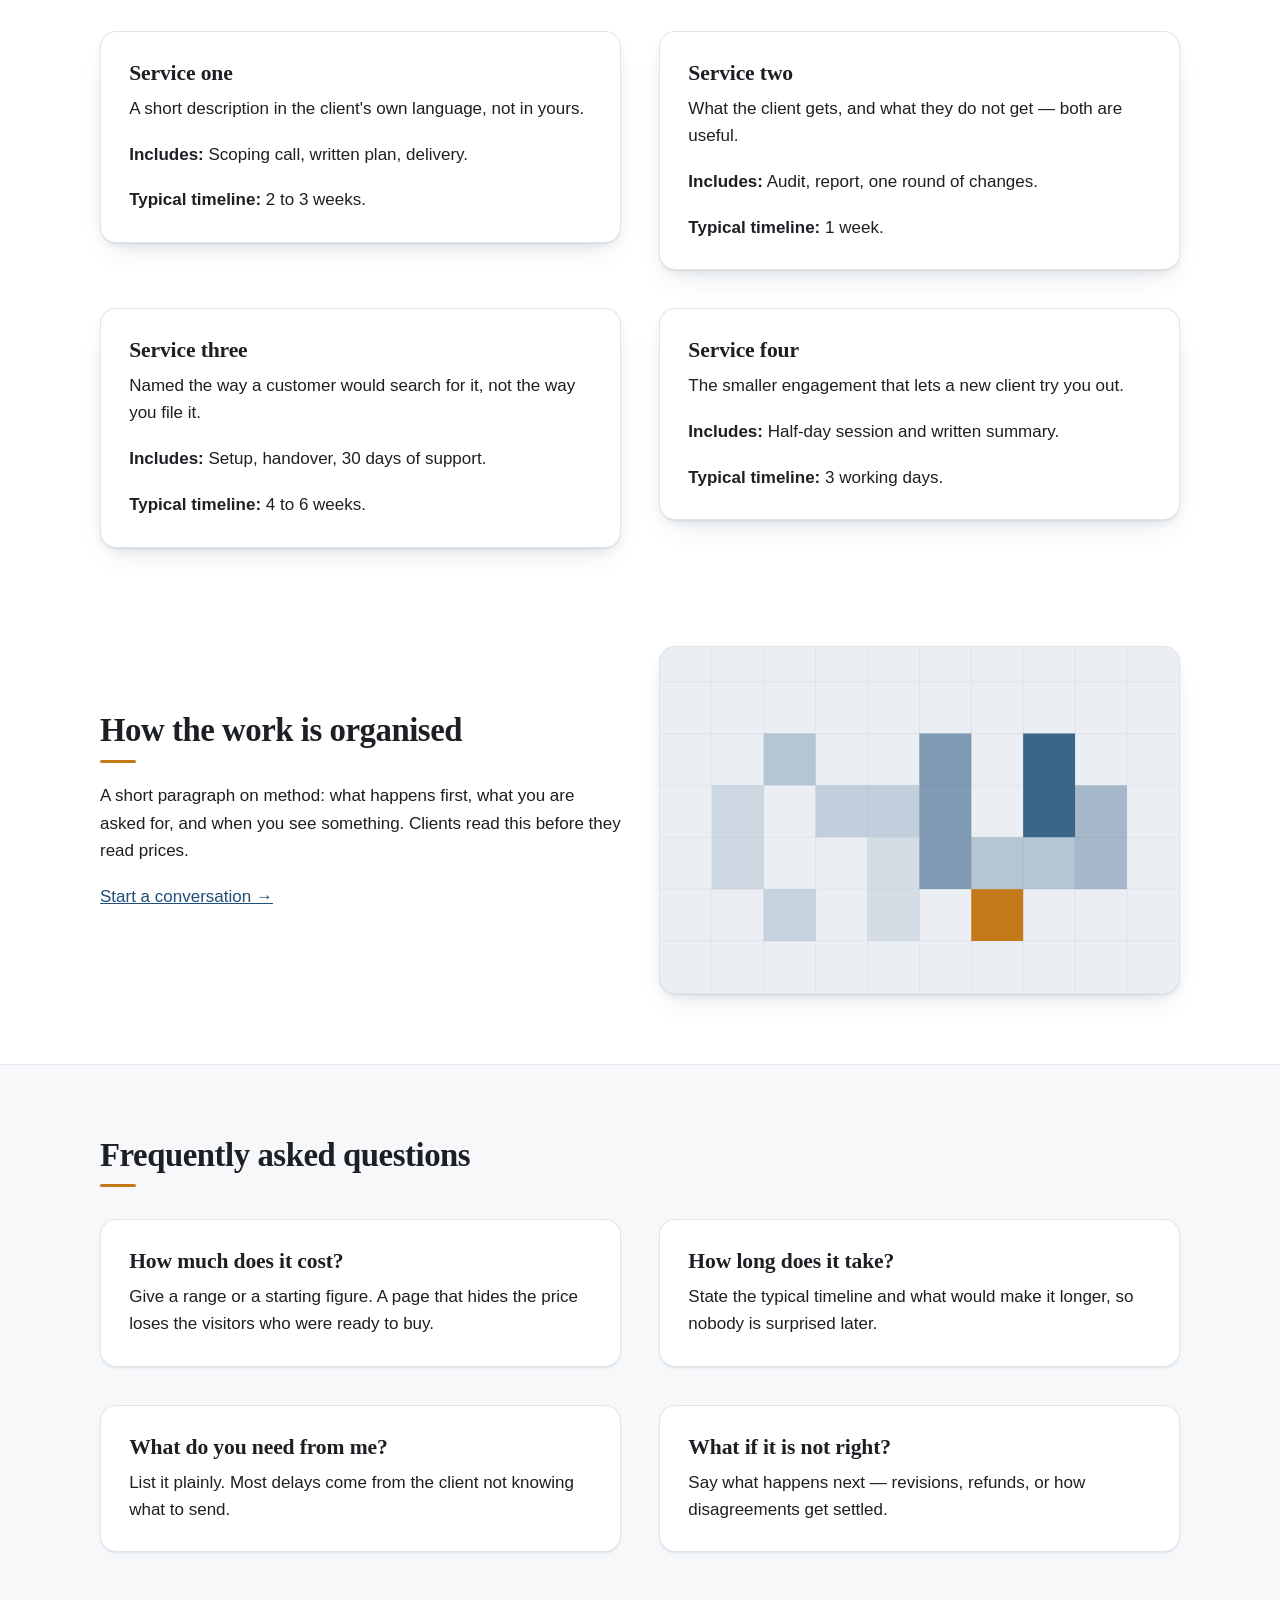
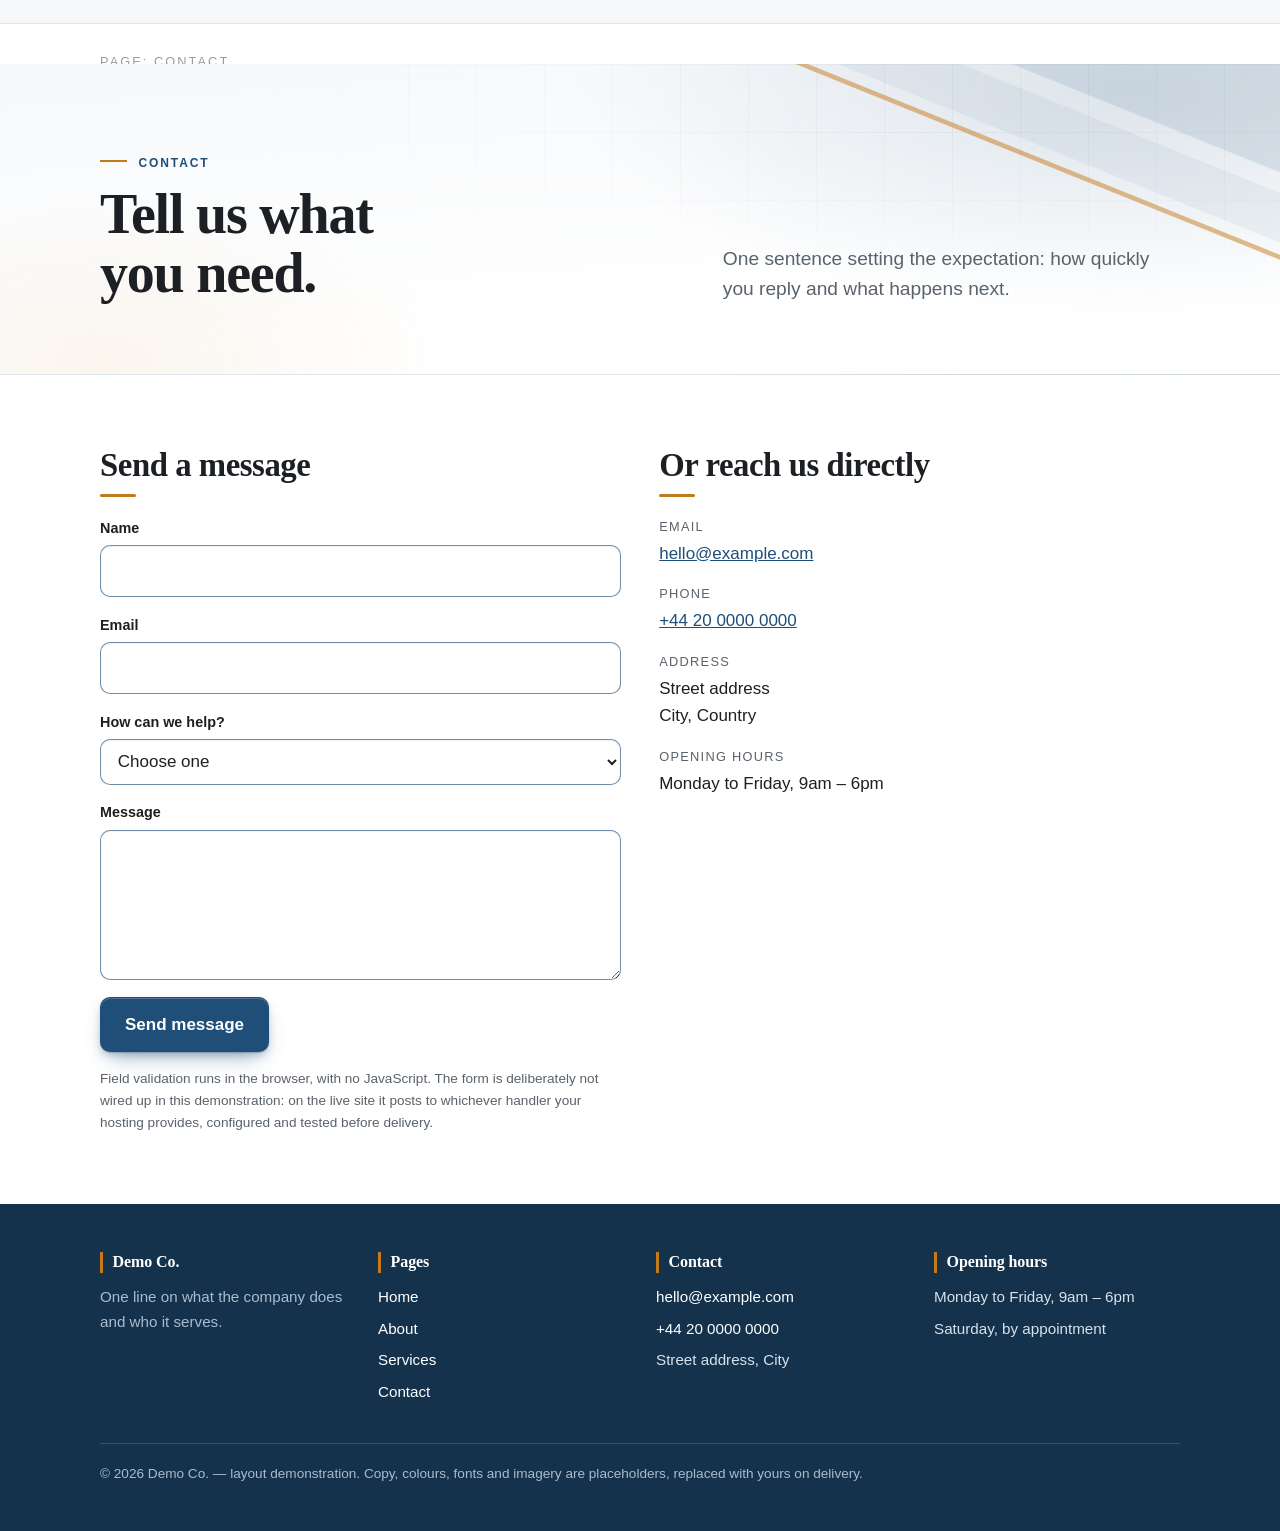
<file: single-file-demo.html>
<!doctype html>
<html lang="en-GB">
<head>
<meta charset="utf-8">
<meta name="viewport" content="width=device-width, initial-scale=1">
<title>Four-page business site — layout demonstration</title>
<meta name="description" content="Four-page static business site: hand-written HTML5 and CSS3, no framework, no JavaScript.">
<meta name="robots" content="noindex, nofollow">
<meta name="theme-color" content="#1f4e79">
<meta property="og:title" content="Four-page business site — layout demonstration">
<meta property="og:description" content="Four-page static business site: hand-written HTML5 and CSS3, no framework, no JavaScript.">
<meta property="og:type" content="website">
<link rel="icon" href="data:image/svg+xml,%3Csvg xmlns='http://www.w3.org/2000/svg' viewBox='0 0 32 32'%3E%3Crect width='32' height='32' rx='7' fill='%231f4e79'/%3E%3Crect x='18' y='18' width='14' height='14' fill='%23c4791a'/%3E%3C/svg%3E">
<style>
/* ==========================================================================
   Demo Co. — static business site
   Hand-written CSS3. No framework, no build step, no JavaScript.

   BRAND TOKENS
   Every colour and font on the site resolves from the :root block below.
   Change them in one place and the whole site follows.
   If your heading font is not a system font, add an @font-face rule (or a
   <link> to your font provider) and then set --font-heading to its name —
   changing the variable alone will not load a font file.
   ========================================================================== */

:root {
  /* Brand */
  --brand:        #1f4e79;
  --brand-dark:   #14324c;
  --accent:       #c4791a;
  --font-heading: Georgia, "Times New Roman", serif;
  --font-body:    "Helvetica Neue", Arial, sans-serif;

  /* Derived neutrals */
  --ink:          #1c1f23;
  --ink-soft:     #5a626b;
  --line:         #e3e6ea;   /* decorative separators */
  --line-strong:  rgb(31 78 121 / .64);  /* interactive borders — 3.40:1 (WCAG 1.4.11) */
  --paper:        #ffffff;
  --paper-alt:    #f6f8fa;

  /* Footer */
  --footer-ink:   #d7e2ec;
  --footer-soft:  #a9bccd;
  --footer-rule:  rgba(255,255,255,.16);

  /* Focus — 3.91:1 on white, 3.67:1 on --paper-alt (WCAG 1.4.11) */
  --focus:        #b3730f;
  --focus-invert: #f3c37a;

  /* Elevation — shadows carry the brand hue instead of pure black.
     Channels are space separated because they feed rgb( … / alpha ).
     If you change --brand or --brand-dark, change these three too. */
  --brand-rgb:    31 78 121;
  --shadow-rgb:   20 50 76;
  --accent-rgb:   196 121 26;

  --ease: cubic-bezier(.22,.75,.28,1);

  --e1: 0 1px 1px rgb(var(--shadow-rgb)/.05), 0 2px 4px -1px rgb(var(--shadow-rgb)/.06);
  --e2: 0 1px 1px rgb(var(--shadow-rgb)/.06), 0 4px 10px -3px rgb(var(--shadow-rgb)/.10),
        0 14px 30px -12px rgb(var(--shadow-rgb)/.14);
  --e3: 0 1px 1px rgb(var(--shadow-rgb)/.07), 0 8px 18px -5px rgb(var(--shadow-rgb)/.13),
        0 26px 50px -18px rgb(var(--shadow-rgb)/.20);
  --hairline: inset 0 1px 0 rgb(255 255 255/.9);

  --radius-lg: 16px;
  --radius-sm: 10px;

  --wrap:         1120px;
  --gap:          clamp(1.25rem, 3vw, 2.5rem);
  --radius:       12px;
  --header-h:     72px;
}

/* --------------------------------------------------------------- reset */
*, *::before, *::after { box-sizing: border-box; }
html {
  -webkit-text-size-adjust: 100%;
  scroll-behavior: smooth;
  scroll-padding-top: calc(var(--header-h) + 1.5rem);
}
body {
  margin: 0;
  font-family: var(--font-body);
  font-size: 1.0625rem;              /* 17px at default, but follows the user */
  line-height: 1.6;
  color: var(--ink);
  background: var(--paper);
}
img { max-width: 100%; height: auto; display: block; }
a { color: var(--brand); }

h1, h2, h3 { font-family: var(--font-heading); margin: 0 0 .6em; }
h1 { font-size: clamp(2.3rem, 4.6vw, 3.5rem); line-height: 1.06; letter-spacing: -.022em; }
h2 { font-size: clamp(1.6rem, 2.6vw, 2.05rem); line-height: 1.16; letter-spacing: -.014em; }
h3 { font-size: 1.35rem; line-height: 1.28; letter-spacing: -.006em; }
p  { margin: 0 0 1.1em; }

:focus-visible { outline: 3px solid var(--focus); outline-offset: 2px; }
:focus:not(:focus-visible) { outline: none; }          /* Safari < 15.4 */

.visually-hidden {
  position: absolute; width: 1px; height: 1px; margin: -1px; padding: 0;
  border: 0; overflow: hidden; clip-path: inset(50%); white-space: nowrap;
}

.skip-link {
  position: absolute; left: -9999px; top: 0; z-index: 100;
  background: var(--brand); color: #fff; padding: .7rem 1.1rem;
  border-radius: 0 0 8px 0; text-decoration: none;
}
.skip-link:focus { left: 0; }

.wrap { width: 100%; max-width: var(--wrap); margin-inline: auto; padding-inline: 1.25rem; }
.section { padding-block: clamp(2.75rem, 5.5vw, 4.5rem); }
.section--alt { background: var(--paper-alt); border-block: 1px solid var(--line); }
.section + .section:not(.section--alt) { padding-block-start: clamp(1rem, 2.2vw, 1.75rem); }
.section--alt + .section { padding-block-start: clamp(2.75rem, 5.5vw, 4.5rem); }
.lead { font-size: 1.2rem; line-height: 1.55; color: var(--ink-soft); max-width: 52ch; }
.center { text-align: center; margin-inline: auto; }
.center h2::after, h2.center::after { margin-inline: auto; }
.mt { margin-top: 2rem; }

/* Accent rule under section headings — the accent becomes a system, not an ornament */
.section h2::after {
  content: ""; display: block; width: 2.25rem; height: 3px;
  background: var(--accent); margin-top: .65rem; border-radius: 2px;
}

/* --------------------------------------------------------------- header */
.site-header {
  position: sticky; top: 0; z-index: 20;
  background: rgb(255 255 255/.86);
  -webkit-backdrop-filter: saturate(180%) blur(12px);
          backdrop-filter: saturate(180%) blur(12px);
  box-shadow: 0 1px 0 rgb(var(--brand-rgb)/.10), 0 8px 24px -18px rgb(var(--shadow-rgb)/.55);
}
@supports not ((backdrop-filter: blur(1px)) or (-webkit-backdrop-filter: blur(1px))) {
  .site-header { background: var(--paper); }
}
.site-header .wrap {
  display: flex; align-items: center; justify-content: space-between;
  gap: 1rem; min-height: var(--header-h); flex-wrap: wrap;
}
.brand {
  display: inline-flex; align-items: center; gap: .65rem;
  font-family: var(--font-heading); font-size: 1.25rem; font-weight: 700;
  color: var(--ink); text-decoration: none; letter-spacing: -.01em;
}
.brand .mark {
  width: 30px; height: 30px; border-radius: 8px; flex: none;
  background: var(--brand); position: relative; overflow: hidden;
  box-shadow: var(--e1), inset 0 1px 0 rgb(255 255 255/.28);
}
.brand .mark::after {
  content: ""; position: absolute; right: 0; bottom: 0;
  width: 44%; height: 44%; background: var(--accent); border-top-left-radius: 8px;
}

/* CSS-only mobile navigation — no JavaScript anywhere on this site */
.nav-toggle {
  position: absolute; width: 1px; height: 1px; margin: 0; padding: 0; border: 0;
  overflow: hidden; clip-path: inset(50%); white-space: nowrap;
}
.nav-toggle:focus-visible + .nav-button { outline: 3px solid var(--focus); outline-offset: 2px; }
.nav-button {
  display: none; cursor: pointer; align-items: center; min-height: 44px;
  padding: .55rem .9rem; border: 1px solid var(--line-strong); border-radius: var(--radius-sm);
  font-size: .95rem; line-height: 1; background: var(--paper); color: var(--ink);
  box-shadow: var(--hairline), 0 1px 1px rgb(var(--shadow-rgb)/.06), 0 4px 10px -4px rgb(var(--shadow-rgb)/.16);
  transition: border-color .18s var(--ease), background-color .18s var(--ease), box-shadow .18s var(--ease);
}
.nav-button:hover { border-color: var(--brand); background: rgb(var(--brand-rgb)/.04); }
.nav-button::after {
  content: ""; width: .42em; height: .42em; margin-left: .6em; margin-top: -.22em;
  border-right: 2px solid currentColor; border-bottom: 2px solid currentColor;
  transform: rotate(45deg);
  transition: transform .22s var(--ease), margin-top .22s var(--ease);
}
.nav-toggle:checked ~ .nav-button::after { transform: rotate(225deg); margin-top: .16em; }

.nav { display: flex; align-items: center; gap: 1.6rem; }
.nav a { position: relative; color: var(--ink); text-decoration: none; font-size: .98rem; padding-block: .35rem; }
.nav a:hover { color: var(--brand); }
.nav a::after {
  content: ""; position: absolute; left: 0; right: 0; bottom: -.3rem; height: 2px;
  background: var(--accent); transform: scaleX(0); transform-origin: left;
  transition: transform .18s ease;
}
.nav a:hover::after, .nav a[aria-current="page"]::after { transform: scaleX(1); }
.nav a[aria-current="page"] { color: var(--brand); }

/* --------------------------------------------------------------- buttons */
.btn {
  display: inline-block; padding: .8rem 1.5rem; border-radius: var(--radius-sm);
  font: inherit; font-weight: 600; text-decoration: none; cursor: pointer;
  border: 1px solid transparent;
  transition: background-color .18s var(--ease), border-color .18s var(--ease),
              color .18s var(--ease), box-shadow .22s var(--ease), transform .18s var(--ease);
}
.btn--primary {
  background: var(--brand); color: #fff;
  box-shadow:
    inset 0 1px 0 rgb(255 255 255/.20),
    0 1px 1px  rgb(var(--shadow-rgb)/.20),
    0 4px 10px -2px rgb(var(--brand-rgb)/.34),
    0 12px 24px -10px rgb(var(--brand-rgb)/.45);
}
.btn--primary:hover {
  background: var(--brand-dark); transform: translateY(-1px);
  box-shadow:
    inset 0 1px 0 rgb(255 255 255/.22),
    0 2px 3px rgb(var(--shadow-rgb)/.22),
    0 8px 16px -3px rgb(var(--brand-rgb)/.40),
    0 20px 34px -12px rgb(var(--brand-rgb)/.50);
}
.btn--primary:active {
  transform: translateY(1px); background: var(--brand-dark);
  box-shadow:
    inset 0 2px 4px rgb(var(--shadow-rgb)/.42),
    inset 0 1px 0 rgb(var(--shadow-rgb)/.30),
    0 1px 1px rgb(var(--brand-rgb)/.20);
}
.btn--primary:focus-visible { outline-color: var(--focus-invert); }
.btn--ghost {
  background: var(--paper); color: var(--brand-dark); border-color: var(--line-strong);
  box-shadow: var(--hairline), 0 1px 1px rgb(var(--shadow-rgb)/.06), 0 4px 10px -4px rgb(var(--shadow-rgb)/.16);
}
.btn--ghost:hover {
  color: var(--brand); border-color: var(--brand); background: rgb(var(--brand-rgb)/.04);
  transform: translateY(-1px);
  box-shadow: var(--hairline), 0 2px 3px rgb(var(--shadow-rgb)/.08), 0 10px 20px -6px rgb(var(--shadow-rgb)/.22);
}
.btn--ghost:active {
  transform: translateY(1px);
  box-shadow: inset 0 2px 4px rgb(var(--shadow-rgb)/.14), 0 1px 1px rgb(var(--shadow-rgb)/.08);
}

/* --------------------------------------------------------------- hero */
.hero {
  position: relative; isolation: isolate; overflow: hidden;
  background:
    radial-gradient(70% 120% at 88% 8%,  rgb(var(--brand-rgb)/.13)  0%, rgb(var(--brand-rgb)/0)  62%),
    radial-gradient(46% 90%  at 8% 96%,  rgb(var(--accent-rgb)/.075) 0%, rgb(var(--accent-rgb)/0) 60%),
    linear-gradient(176deg, var(--paper-alt) 0%, var(--paper) 72%);
  border-bottom: 1px solid rgb(var(--brand-rgb)/.10);
}
.hero::before {
  content: ""; position: absolute; inset: 0; z-index: -1; pointer-events: none;
  background-image:
    linear-gradient(to right,  rgb(var(--brand-rgb)/.055) 1px, transparent 1px),
    linear-gradient(to bottom, rgb(var(--brand-rgb)/.055) 1px, transparent 1px);
  background-size: 68px 68px;
  -webkit-mask-image: radial-gradient(90% 80% at 78% 12%, #000 0%, transparent 72%);
          mask-image: radial-gradient(90% 80% at 78% 12%, #000 0%, transparent 72%);
}
.hero::after {
  content: ""; position: absolute; inset: 0; z-index: -1; pointer-events: none;
  background:
    linear-gradient(202deg, rgb(var(--brand-rgb)/.115) 0 13%, transparent 13.2%),
    linear-gradient(202deg, transparent 0 15.5%, rgb(var(--brand-rgb)/.06) 15.7% 21.5%, transparent 21.7%),
    linear-gradient(202deg, transparent 0 23%, rgb(var(--accent-rgb)/.5) 23.15% 23.6%, transparent 23.75%);
}
.hero .wrap {
  display: grid;
  grid-template-columns: minmax(0, 1.1fr) minmax(0, .9fr);
  column-gap: clamp(2rem, 5vw, 4.5rem);
  padding-block: clamp(3.5rem, 7vw, 6rem) clamp(3rem, 5.5vw, 4.5rem);
}
.hero .eyebrow {
  grid-column: 1; grid-row: 1; align-self: end;
  font-size: .75rem; letter-spacing: .16em; text-transform: uppercase;
  color: var(--brand); font-weight: 700; margin: 0 0 .75rem;
  position: relative; padding-left: 2.4rem;
}
.hero .eyebrow::before {
  content: ""; position: absolute; left: 0; top: .55em;
  width: 1.7rem; height: 2px; background: var(--accent);
}
.hero h1        { grid-column: 1; grid-row: 2; align-self: end; margin: 0; max-width: 13ch; }
.hero p.lead    { grid-column: 2; grid-row: 2; align-self: end; margin: 0; max-width: 40ch; }
.hero-actions   { grid-column: 2; grid-row: 3; margin-top: 1.6rem; display: flex; flex-wrap: wrap; gap: .8rem; }

/* --------------------------------------------------------------- grid + cards */
.grid { display: grid; gap: var(--gap); align-items: start; }
.grid--3 { grid-template-columns: repeat(auto-fit, minmax(min(100%, 260px), 1fr)); }
.grid--2 { grid-template-columns: repeat(auto-fit, minmax(min(100%, 430px), 1fr)); }

.card {
  background: var(--paper);
  border: 1px solid rgb(var(--brand-rgb)/.14);
  border-radius: var(--radius-lg);
  padding: clamp(1.5rem, 2.2vw, 2rem);
  box-shadow: var(--hairline), var(--e2);
  transition: box-shadow .26s var(--ease), border-color .26s var(--ease), transform .26s var(--ease);
}
.card:hover {
  transform: translateY(-3px); border-color: var(--line-strong);
  box-shadow: var(--hairline), var(--e3);
}
.section--alt .card       { box-shadow: var(--hairline), var(--e1); }
.section--alt .card:hover { box-shadow: var(--hairline), var(--e2); }
.card h3 { margin-bottom: .45rem; }
.card p:last-child { margin-bottom: 0; }
.card .num {
  display: inline-grid; place-items: center; width: 2.1rem; height: 2.1rem;
  border-radius: 8px; background: var(--brand); color: #fff;
  font-family: var(--font-heading); font-size: .9rem; font-weight: 700; margin-bottom: .9rem;
  box-shadow: inset 0 1px 0 rgb(255 255 255/.22), 0 2px 5px -1px rgb(var(--brand-rgb)/.42);
}
.card .role { color: var(--ink-soft); font-size: .95rem; margin-bottom: .55rem; }
.card a { text-decoration: underline; text-decoration-color: var(--accent);
  text-underline-offset: 3px; text-decoration-thickness: 2px; }

/* Feature band — image beside text, the usual place a company photograph goes */
.feature { display: grid; gap: var(--gap); align-items: center;
  grid-template-columns: repeat(auto-fit, minmax(min(100%, 340px), 1fr)); }
.feature h2 { margin-top: 0; }

/* Image slots — your photographs drop straight in. width/height set to avoid layout shift. */
.media {
  border-radius: var(--radius-lg); overflow: hidden; background: var(--paper-alt);
  border: 1px solid rgb(var(--brand-rgb)/.12);
  box-shadow: var(--e2); margin: 0;
}
.card .media { box-shadow: none; }
.art { display: block; width: 100%; height: auto; color: var(--brand); }
.art .accent { color: var(--accent); }
.media img { width: 100%; height: auto; aspect-ratio: 3 / 2; object-fit: cover; }
.card .media { margin: -.35rem 0 1.1rem; }

/* --------------------------------------------------------------- steps */
.steps { counter-reset: step; list-style: none; padding: 0; margin: 0; display: grid; gap: 1.1rem; }
.steps li { counter-increment: step; padding-left: 3.1rem; position: relative; }
.steps li::before {
  content: counter(step); position: absolute; left: 0; top: .1rem;
  width: 2.1rem; height: 2.1rem; border-radius: 50%; display: grid; place-items: center;
  background: var(--brand); color: #fff; font-family: var(--font-heading); font-size: .95rem;
}
.steps strong { display: block; }

/* --------------------------------------------------------------- form */
.form { display: grid; gap: 1.05rem; max-width: 560px; }
.field { display: grid; gap: .35rem; }
.field label { font-size: .9rem; font-weight: 600; }
.field input, .field select, .field textarea {
  font: inherit; padding: .7rem .8rem; color: var(--ink);
  background: var(--paper); width: 100%;
  border: 1px solid var(--line-strong); border-radius: var(--radius-sm);
  box-shadow: inset 0 1px 2px rgb(var(--shadow-rgb)/.07), inset 0 0 0 1px rgb(255 255 255/.6);
  transition: border-color .18s var(--ease), box-shadow .18s var(--ease), background-color .18s var(--ease);
}
.field input:hover, .field select:hover, .field textarea:hover { border-color: rgb(var(--brand-rgb)/.85); }
.field input:focus, .field select:focus, .field textarea:focus {
  border-color: var(--brand);
  box-shadow: inset 0 1px 2px rgb(var(--shadow-rgb)/.05), 0 0 0 3px rgb(var(--brand-rgb)/.14);
}
.field textarea { min-height: 150px; resize: vertical; }
.form .hint { font-size: .85rem; color: var(--ink-soft); margin: 0; }

.info-list { margin: 0; padding: 0; display: grid; gap: 1.1rem; }
.info-list dt { font-size: .8rem; letter-spacing: .1em; text-transform: uppercase; color: var(--ink-soft); }
.info-list dd { margin: .15rem 0 0; }

/* --------------------------------------------------------------- footer */
.site-footer { background: var(--brand-dark); color: var(--footer-ink); padding-block: 3rem 2rem; }
.site-footer a { color: #fff; text-decoration: none; }
.site-footer a:hover { text-decoration: underline; }
.site-footer :focus-visible { outline-color: var(--focus-invert); }
.site-footer h3 {
  color: #fff; font-size: 1rem; margin-bottom: .8rem;
  border-left: 3px solid var(--accent); padding-left: .6rem;
}
.footer-grid { display: grid; gap: 2rem; grid-template-columns: repeat(auto-fit, minmax(min(100%, 200px), 1fr)); }
.footer-grid ul { list-style: none; margin: 0; padding: 0; display: grid; gap: .45rem; font-size: .95rem; }
.footer-about { font-size: .95rem; color: var(--footer-soft); max-width: 32ch; }
.colophon {
  margin-top: 2.4rem; padding-top: 1.2rem; border-top: 1px solid var(--footer-rule);
  font-size: .85rem; color: var(--footer-soft);
}

/* --------------------------------------------------------------- responsive */
@media (max-width: 900px) {
  .hero .wrap { grid-template-columns: 1fr; }
  .hero .eyebrow, .hero h1, .hero p.lead, .hero-actions { grid-column: 1; grid-row: auto; }
  .hero h1 { max-width: none; margin-bottom: 1rem; }
  .hero p.lead { max-width: 56ch; margin-bottom: 1.75rem; }
  .hero-actions { margin-top: 0; }
  .grid--3 { grid-template-columns: 1fr; }
}

@media (max-width: 800px) {
  .nav-button { display: inline-flex; }
  .nav {
    display: none;
    position: absolute; top: 100%; left: 0; right: 0;
    flex-direction: column; align-items: stretch; gap: 0;
    background: var(--paper);
    border-top: 1px solid var(--line); border-bottom: 1px solid var(--line);
    padding: .5rem 1.25rem 1rem; max-height: 70vh; overflow-y: auto;
  }
  .nav a { padding: .75rem 0; border-bottom: 1px solid var(--line); }
  .nav a::after { display: none; }
  .nav-toggle:checked ~ .nav { display: flex; }
  .nav { box-shadow: 0 22px 40px -24px rgb(var(--shadow-rgb)/.6); }
  .nav a[aria-current="page"] { position: relative; }
  .nav a[aria-current="page"]::before {
    content: ""; position: absolute; left: -.7rem; top: .4rem; bottom: .4rem;
    width: 3px; border-radius: 2px; background: var(--brand);
  }
}

@media (min-width: 801px) {
  .nav-toggle { display: none; }               /* no phantom tab stop on desktop */
}

@media (prefers-reduced-motion: reduce) {
  html { scroll-behavior: auto; }
  *, *::before, *::after {
    animation-duration: .01ms !important;
    animation-iteration-count: 1 !important;
    transition-duration: .01ms !important;
  }
  .btn:hover, .btn:active, .card:hover { transform: none; }
}

@media print {
  .site-header, .site-footer, .hero-actions, .skip-link, .demo-note { display: none; }
  body { font-size: 12pt; color: #000; }
  .card, .section--alt { break-inside: avoid; }
  a[href^="http"]::after { content: " (" attr(href) ")"; font-size: 10pt; }
}

/* ---- additions used only by the single-file demonstration ---- */
.demo-note {
  background: #f4f6f9; color: var(--ink-soft);
  border-bottom: 1px solid var(--line); border-left: 3px solid var(--accent);
  font-size: .8rem; line-height: 1.45; padding: .55rem 0;
}
.demo-note strong { color: var(--ink); font-weight: 700; }
.demo-note .wrap { display: flex; gap: .45rem; align-items: baseline; flex-wrap: wrap; }

.page-label {
  font-size: .8rem; letter-spacing: .16em; text-transform: uppercase;
  color: var(--ink-soft); margin: 1.75rem 0 -.5rem; opacity: .62;
}
main > section[id] { scroll-margin-top: calc(var(--header-h) + 1rem); }

/* The single file keeps the navigation always visible: an in-page anchor cannot
   close a CSS-only menu, so a toggle would stay open over the content. */
.nav-button, .nav-toggle { display: none; }
@media (max-width: 800px) {
  .nav { display: flex; position: static; flex-direction: row; flex-wrap: wrap;
    gap: .35rem 1.1rem; padding: 0; border: 0; background: none; max-height: none; }
  .nav a { padding: .3rem 0; border: 0; font-size: .92rem; }
}

@media (max-width: 640px) {
  .demo-note { font-size: .75rem; }
  .demo-note .wrap { display: block; }
  .demo-note strong { display: inline; margin-right: .35rem; }
}

</style>
</head>
<body>
<a class="skip-link" href="#main">Skip to content</a>
<div class="demo-note">
  <div class="wrap">
    <strong>Layout demonstration.</strong>
    <span>The four pages are gathered into this single file so it opens with a double-click. On delivery you receive a zipped folder — four HTML files, one stylesheet and an image folder, ready to upload. Copy, colours, fonts and imagery here are placeholders.</span>
  </div>
</div>
<header class="site-header">
  <div class="wrap">
    <a class="brand" href="#home"><span class="mark" aria-hidden="true"></span>Demo&nbsp;Co.</a>
    <input class="nav-toggle" type="checkbox" id="nav-toggle" aria-label="Menu">
    <label class="nav-button" for="nav-toggle">Menu</label>
    <nav class="nav" aria-label="Main">
      <a href="#home">Home</a>
      <a href="#about">About</a>
      <a href="#services">Services</a>
      <a href="#contact">Contact</a>
    </nav>
  </div>
</header>
<main id="main" tabindex="-1">
<section id="home" aria-labelledby="pl-home">
  <div class="wrap"><p class="page-label" id="pl-home">Page: Home</p></div>
<section class="hero">
  <div class="wrap">
    <p class="eyebrow">Placeholder tagline</p>
    <h1>A clear promise in one sentence.</h1>
    <p class="lead">The second sentence says who you help and what changes for them. Short enough to read at a glance, specific enough to be worth reading.</p>
    <div class="hero-actions">
      <a class="btn btn--primary" href="#contact">Get in touch</a>
      <a class="btn btn--ghost" href="#services">See what we do</a>
    </div>
  </div>
</section>

<section class="section">
  <div class="wrap">
    <h2 class="visually-hidden">Why clients choose us</h2>
    <div class="grid grid--3">
      <article class="card">
        <span class="num" aria-hidden="true">1</span>
        <h3>First reason to choose you</h3>
        <p>Two lines answering the question a visitor has at this point. Concrete, not adjectives.</p>
      </article>
      <article class="card">
        <span class="num" aria-hidden="true">2</span>
        <h3>Second reason</h3>
        <p>A number, a guarantee or a method — something a competitor cannot claim as easily.</p>
      </article>
      <article class="card">
        <span class="num" aria-hidden="true">3</span>
        <h3>Third reason</h3>
        <p>Closes the loop and leads into the call to action further down the page.</p>
      </article>
    </div>
  </div>
</section>

<section class="section">
  <div class="wrap feature">
    <figure class="media"><svg class="art" viewBox="0 0 1200 800" role="img" aria-labelledby="art-c">
  <title id="art-c">Abstract composition: overlapping planes</title>
  <rect width="1200" height="800" fill="currentColor" opacity=".05"/>
  <g fill="currentColor">
    <path opacity=".16" d="M0 800V330L430 90l770 330v380z"/>
    <path opacity=".92" d="M0 800V470L430 240l770 320v240z"/>
    <path opacity=".42" d="M0 800V640l430-130 770 170v120z"/>
  </g>
  <g class="accent"><path fill="currentColor" d="M0 800v-40l430-96 770 134V800z"/></g>
  <g fill="none" stroke="currentColor" stroke-width="2" opacity=".3"><path d="M900 40v290M770 175h260"/><circle cx="900" cy="175" r="86"/></g>
  <path d="M900 89a86 86 0 0 1 86 86h-86z" fill="currentColor" opacity=".22"/>
</svg></figure>
    <div>
      <h2>A section that carries an image</h2>
      <p>Text on one side, artwork on the other. The illustration is drawn in SVG and takes its colours from your brand tokens, so it changes with the rest of the site — or swap it for a photograph, the slot is the same.</p>
      <p><a href="#about">More about the company →</a></p>
    </div>
  </div>
</section>

<section class="section section--alt">
  <div class="wrap">
    <h2>What we do</h2>
    <p class="lead">A short paragraph introducing the services. Each card links through to the full description.</p>
    <div class="grid grid--2 mt">
      <article class="card">
        <h3>Service one</h3><p>What it is, who it is for and the outcome — three lines, no jargon.</p>
        <p><a href="#services">More on service one →</a></p>
      </article>
      <article class="card">
        <h3>Service two</h3><p>Written the same way, so the four cards can be compared at a glance.</p>
        <p><a href="#services">More on service two →</a></p>
      </article>
      <article class="card">
        <h3>Service three</h3><p>If one service matters more than the others, give it the first slot.</p>
        <p><a href="#services">More on service three →</a></p>
      </article>
      <article class="card">
        <h3>Service four</h3><p>Four fits the grid neatly. Three or six work just as well.</p>
        <p><a href="#services">More on service four →</a></p>
      </article>
    </div>
  </div>
</section>

<section class="section">
  <div class="wrap center">
    <h2 class="center">Ready to talk?</h2>
    <p class="lead center">One sentence that lowers the barrier — no obligation, quick reply, whichever is true for you.</p>
    <p><a class="btn btn--primary" href="#contact">Contact us</a></p>
  </div>
</section>

</section>

<section id="about" aria-labelledby="pl-about">
  <div class="wrap"><p class="page-label" id="pl-about">Page: About</p></div>
<section class="hero">
  <div class="wrap">
    <p class="eyebrow">About</p>
    <h1>Who we are.</h1>
    <p class="lead">One paragraph on the company: what it does, since when and for whom — written for a visitor who has never heard of you.</p>
  </div>
</section>

<section class="section">
  <div class="wrap grid grid--2">
    <div>
      <h2>Our story</h2>
      <p>Two or three short paragraphs. How the company started, the problem it kept running into and what it decided to do about it.</p>
      <p>Then how the company works today — the practical part a client cares about, not the mission statement.</p>
      <div class="media"><img src="data:image/svg+xml,%3Csvg%20xmlns%3D%22http%3A//www.w3.org/2000/svg%22%20width%3D%221200%22%20height%3D%22800%22%20viewBox%3D%220%200%201200%20800%22%20role%3D%22img%22%20aria-label%3D%22Image%20placeholder%22%3E%0A%20%20%3Crect%20width%3D%221200%22%20height%3D%22800%22%20fill%3D%22%23eef1f5%22/%3E%0A%20%20%3Cg%20fill%3D%22none%22%20stroke%3D%22%23b9c4d1%22%20stroke-width%3D%224%22%3E%0A%20%20%20%20%3Crect%20x%3D%22440%22%20y%3D%22300%22%20width%3D%22320%22%20height%3D%22220%22%20rx%3D%2214%22/%3E%0A%20%20%20%20%3Ccircle%20cx%3D%22520%22%20cy%3D%22368%22%20r%3D%2226%22/%3E%0A%20%20%20%20%3Cpath%20d%3D%22M452%20500l108-104%2076%2074%2060-56%2092%2086%22/%3E%0A%20%20%3C/g%3E%0A%20%20%3Ctext%20x%3D%22600%22%20y%3D%22586%22%20text-anchor%3D%22middle%22%20font-family%3D%22Helvetica%2CArial%2Csans-serif%22%20font-size%3D%2230%22%20fill%3D%22%238a97a6%22%3EYour%20image%20goes%20here%20%E2%80%94%201200%20%26%23215%3B%20800%3C/text%3E%0A%3C/svg%3E%0A" alt="Placeholder for a photograph of the premises or the team at work" width="1200" height="800" loading="lazy"></div>
    </div>
    <div>
      <h2>How we work</h2>
      <ol class="steps" role="list">
        <li><strong>Understand</strong> We start with the problem, not the deliverable.</li>
        <li><strong>Agree in writing</strong> Scope, price and dates before anything begins.</li>
        <li><strong>Deliver in stages</strong> You see progress early and can change course.</li>
        <li><strong>Stay available</strong> Support after delivery, on defined terms.</li>
      </ol>
    </div>
  </div>
</section>

<section class="section">
  <div class="wrap feature">
    <figure class="media"><svg class="art" viewBox="0 0 1200 800" role="img" aria-labelledby="art-a">
  <title id="art-a">Abstract composition: concentric arcs and the brand shape</title>
  <rect width="1200" height="800" fill="currentColor" opacity=".05"/>
  <g fill="none" stroke="currentColor" stroke-width="2">
    <circle cx="130" cy="700" r="210" opacity=".26"/><circle cx="130" cy="700" r="330" opacity=".22"/>
    <circle cx="130" cy="700" r="450" opacity=".18"/><circle cx="130" cy="700" r="570" opacity=".15"/>
    <circle cx="130" cy="700" r="690" opacity=".11"/><circle cx="130" cy="700" r="810" opacity=".08"/>
  </g>
  <g fill="none" stroke="currentColor" stroke-width="2" opacity=".28"><rect x="620" y="190" width="440" height="440" rx="60"/></g>
  <rect x="560" y="130" width="440" height="440" rx="60" fill="currentColor" opacity=".94"/>
  <g class="accent">
    <path fill="currentColor" d="M780 410a60 60 0 0 1 60-60h160v160a60 60 0 0 1-60 60H780z"/>
    <rect x="0" y="130" width="230" height="4" fill="currentColor"/>
  </g>
</svg></figure>
    <div>
      <h2>Built to be handed over</h2>
      <p>Everything here is plain HTML and CSS in files you own. No licence, no subscription, no platform that can change its terms — the folder works on any hosting that serves static files.</p>
    </div>
  </div>
</section>

<section class="section section--alt">
  <div class="wrap">
    <h2>The team</h2>
    <p class="lead">Replace with your people, or delete the section — the layout holds either way.</p>
    <div class="grid grid--3 mt">
      <article class="card"><h3>Jane Doe</h3><p class="role">Managing Director</p><p>One line on what this person is responsible for.</p></article>
      <article class="card"><h3>John Smith</h3><p class="role">Operations</p><p>One line on what this person is responsible for.</p></article>
      <article class="card"><h3>Priya Shah</h3><p class="role">Client Services</p><p>One line on what this person is responsible for.</p></article>
    </div>
  </div>
</section>

</section>

<section id="services" aria-labelledby="pl-services">
  <div class="wrap"><p class="page-label" id="pl-services">Page: Services</p></div>
<section class="hero">
  <div class="wrap">
    <p class="eyebrow">Services</p>
    <h1>What we do, in plain terms.</h1>
    <p class="lead">One paragraph framing the offer, so a visitor knows straight away which of the services below is theirs.</p>
  </div>
</section>

<section class="section">
  <div class="wrap">
    <h2 class="visually-hidden">Our services</h2>
    <div class="grid grid--2">
    <article class="card">
      <h3>Service one</h3>
      <p>A short description in the client's own language, not in yours.</p>
      <p><strong>Includes:</strong> Scoping call, written plan, delivery.</p>
      <p><strong>Typical timeline:</strong> 2 to 3 weeks.</p>
    </article>
    <article class="card">
      <h3>Service two</h3>
      <p>What the client gets, and what they do not get — both are useful.</p>
      <p><strong>Includes:</strong> Audit, report, one round of changes.</p>
      <p><strong>Typical timeline:</strong> 1 week.</p>
    </article>
    <article class="card">
      <h3>Service three</h3>
      <p>Named the way a customer would search for it, not the way you file it.</p>
      <p><strong>Includes:</strong> Setup, handover, 30 days of support.</p>
      <p><strong>Typical timeline:</strong> 4 to 6 weeks.</p>
    </article>
    <article class="card">
      <h3>Service four</h3>
      <p>The smaller engagement that lets a new client try you out.</p>
      <p><strong>Includes:</strong> Half-day session and written summary.</p>
      <p><strong>Typical timeline:</strong> 3 working days.</p>
    </article>
    </div>
  </div>
</section>

<section class="section">
  <div class="wrap feature">
    <div>
      <h2>How the work is organised</h2>
      <p>A short paragraph on method: what happens first, what you are asked for, and when you see something. Clients read this before they read prices.</p>
      <p><a href="#contact">Start a conversation →</a></p>
    </div>
    <figure class="media"><svg class="art" viewBox="0 0 1200 800" role="img" aria-labelledby="art-b">
  <title id="art-b">Abstract composition: grid of blocks</title>
  <rect width="1200" height="800" fill="currentColor" opacity=".05"/>
  <g fill="none" stroke="currentColor" stroke-width="1" opacity=".14">
    <path d="M0 80h1200M0 200h1200M0 320h1200M0 440h1200M0 560h1200M0 680h1200"/>
    <path d="M120 0v800M240 0v800M360 0v800M480 0v800M600 0v800M720 0v800M840 0v800M960 0v800M1080 0v800"/>
  </g>
  <g fill="currentColor">
    <rect x="120" y="320" width="120" height="240" opacity=".14"/>
    <rect x="240" y="200" width="120" height="120" opacity=".26"/>
    <rect x="360" y="320" width="240" height="120" opacity=".20"/>
    <rect x="480" y="440" width="120" height="240" opacity=".11"/>
    <rect x="600" y="200" width="120" height="360" opacity=".52"/>
    <rect x="720" y="440" width="240" height="120" opacity=".26"/>
    <rect x="840" y="200" width="120" height="240" opacity=".86"/>
    <rect x="960" y="320" width="120" height="240" opacity=".34"/>
    <rect x="240" y="560" width="120" height="120" opacity=".18"/>
  </g>
  <g class="accent"><rect x="720" y="560" width="120" height="120" fill="currentColor"/></g>
</svg></figure>
  </div>
</section>

<section class="section section--alt">
  <div class="wrap">
    <h2>Frequently asked questions</h2>
    <div class="grid grid--2 mt">
      <article class="card"><h3>How much does it cost?</h3><p>Give a range or a starting figure. A page that hides the price loses the visitors who were ready to buy.</p></article>
      <article class="card"><h3>How long does it take?</h3><p>State the typical timeline and what would make it longer, so nobody is surprised later.</p></article>
      <article class="card"><h3>What do you need from me?</h3><p>List it plainly. Most delays come from the client not knowing what to send.</p></article>
      <article class="card"><h3>What if it is not right?</h3><p>Say what happens next — revisions, refunds, or how disagreements get settled.</p></article>
    </div>
  </div>
</section>

</section>

<section id="contact" aria-labelledby="pl-contact">
  <div class="wrap"><p class="page-label" id="pl-contact">Page: Contact</p></div>
<section class="hero">
  <div class="wrap">
    <p class="eyebrow">Contact</p>
    <h1>Tell us what you need.</h1>
    <p class="lead">One sentence setting the expectation: how quickly you reply and what happens next.</p>
  </div>
</section>

<section class="section">
  <div class="wrap grid grid--2">
    <div>
      <h2>Send a message</h2>
      <form class="form" action="#" method="post" aria-label="Contact form" aria-describedby="form-hint">
        <div class="field">
          <label for="name">Name</label>
          <input type="text" id="name" name="name" autocomplete="name" required>
        </div>
        <div class="field">
          <label for="email">Email</label>
          <input type="email" id="email" name="email" autocomplete="email" required>
        </div>
        <div class="field">
          <label for="subject">How can we help?</label>
          <select id="subject" name="subject" required>
            <option value="" disabled selected>Choose one</option>
            <option>Service one</option>
            <option>Service two</option>
            <option>Service three</option>
            <option>Something else</option>
          </select>
        </div>
        <div class="field">
          <label for="message">Message</label>
          <textarea id="message" name="message" required></textarea>
        </div>
        <div><button class="btn btn--primary" type="submit">Send message</button></div>
        <p class="hint" id="form-hint">Field validation runs in the browser, with no JavaScript. The form is deliberately not wired up in this demonstration: on the live site it posts to whichever handler your hosting provides, configured and tested before delivery.</p>
      </form>
    </div>
    <div>
      <h2>Or reach us directly</h2>
      <dl class="info-list">
        <div><dt>Email</dt><dd><a href="mailto:hello@example.com">hello@example.com</a></dd></div>
        <div><dt>Phone</dt><dd><a href="tel:+442000000000">+44 20 0000 0000</a></dd></div>
        <div><dt>Address</dt><dd>Street address<br>City, Country</dd></div>
        <div><dt>Opening hours</dt><dd>Monday to Friday, 9am – 6pm</dd></div>
      </dl>
    </div>
  </div>
</section>

</section></main>
<footer class="site-footer">
  <div class="wrap">
    <div class="footer-grid">
      <div>
        <h3>Demo&nbsp;Co.</h3>
        <p class="footer-about">One line on what the company does and who it serves.</p>
      </div>
      <div>
        <h3>Pages</h3>
        <ul role="list">
          <li><a href="#home">Home</a></li>
          <li><a href="#about">About</a></li>
          <li><a href="#services">Services</a></li>
          <li><a href="#contact">Contact</a></li>
        </ul>
      </div>
      <div>
        <h3>Contact</h3>
        <ul role="list">
          <li><a href="mailto:hello@example.com">hello@example.com</a></li>
          <li><a href="tel:+442000000000">+44 20 0000 0000</a></li>
          <li>Street address, City</li>
        </ul>
      </div>
      <div>
        <h3>Opening hours</h3>
        <ul role="list">
          <li>Monday to Friday, 9am – 6pm</li>
          <li>Saturday, by appointment</li>
        </ul>
      </div>
    </div>
    <p class="colophon">© 2026 Demo Co. — layout demonstration. Copy, colours, fonts and imagery are placeholders, replaced with yours on delivery.</p>
  </div>
</footer>
</body>
</html>
</file>
<file: css/style.css>
/* ==========================================================================
   Demo Co. — static business site
   Hand-written CSS3. No framework, no build step, no JavaScript.

   BRAND TOKENS
   Every colour and font on the site resolves from the :root block below.
   Change them in one place and the whole site follows.
   If your heading font is not a system font, add an @font-face rule (or a
   <link> to your font provider) and then set --font-heading to its name —
   changing the variable alone will not load a font file.
   ========================================================================== */

:root {
  /* Brand */
  --brand:        #1f4e79;
  --brand-dark:   #14324c;
  --accent:       #c4791a;
  --font-heading: Georgia, "Times New Roman", serif;
  --font-body:    "Helvetica Neue", Arial, sans-serif;

  /* Derived neutrals */
  --ink:          #1c1f23;
  --ink-soft:     #5a626b;
  --line:         #e3e6ea;   /* decorative separators */
  --line-strong:  rgb(31 78 121 / .64);  /* interactive borders — 3.40:1 (WCAG 1.4.11) */
  --paper:        #ffffff;
  --paper-alt:    #f6f8fa;

  /* Footer */
  --footer-ink:   #d7e2ec;
  --footer-soft:  #a9bccd;
  --footer-rule:  rgba(255,255,255,.16);

  /* Focus — 3.91:1 on white, 3.67:1 on --paper-alt (WCAG 1.4.11) */
  --focus:        #b3730f;
  --focus-invert: #f3c37a;

  /* Elevation — shadows carry the brand hue instead of pure black.
     Channels are space separated because they feed rgb( … / alpha ).
     If you change --brand or --brand-dark, change these three too. */
  --brand-rgb:    31 78 121;
  --shadow-rgb:   20 50 76;
  --accent-rgb:   196 121 26;

  --ease: cubic-bezier(.22,.75,.28,1);

  --e1: 0 1px 1px rgb(var(--shadow-rgb)/.05), 0 2px 4px -1px rgb(var(--shadow-rgb)/.06);
  --e2: 0 1px 1px rgb(var(--shadow-rgb)/.06), 0 4px 10px -3px rgb(var(--shadow-rgb)/.10),
        0 14px 30px -12px rgb(var(--shadow-rgb)/.14);
  --e3: 0 1px 1px rgb(var(--shadow-rgb)/.07), 0 8px 18px -5px rgb(var(--shadow-rgb)/.13),
        0 26px 50px -18px rgb(var(--shadow-rgb)/.20);
  --hairline: inset 0 1px 0 rgb(255 255 255/.9);

  --radius-lg: 16px;
  --radius-sm: 10px;

  --wrap:         1120px;
  --gap:          clamp(1.25rem, 3vw, 2.5rem);
  --radius:       12px;
  --header-h:     72px;
}

/* --------------------------------------------------------------- reset */
*, *::before, *::after { box-sizing: border-box; }
html {
  -webkit-text-size-adjust: 100%;
  scroll-behavior: smooth;
  scroll-padding-top: calc(var(--header-h) + 1.5rem);
}
body {
  margin: 0;
  font-family: var(--font-body);
  font-size: 1.0625rem;              /* 17px at default, but follows the user */
  line-height: 1.6;
  color: var(--ink);
  background: var(--paper);
}
img { max-width: 100%; height: auto; display: block; }
a { color: var(--brand); }

h1, h2, h3 { font-family: var(--font-heading); margin: 0 0 .6em; }
h1 { font-size: clamp(2.3rem, 4.6vw, 3.5rem); line-height: 1.06; letter-spacing: -.022em; }
h2 { font-size: clamp(1.6rem, 2.6vw, 2.05rem); line-height: 1.16; letter-spacing: -.014em; }
h3 { font-size: 1.35rem; line-height: 1.28; letter-spacing: -.006em; }
p  { margin: 0 0 1.1em; }

:focus-visible { outline: 3px solid var(--focus); outline-offset: 2px; }
:focus:not(:focus-visible) { outline: none; }          /* Safari < 15.4 */

.visually-hidden {
  position: absolute; width: 1px; height: 1px; margin: -1px; padding: 0;
  border: 0; overflow: hidden; clip-path: inset(50%); white-space: nowrap;
}

.skip-link {
  position: absolute; left: -9999px; top: 0; z-index: 100;
  background: var(--brand); color: #fff; padding: .7rem 1.1rem;
  border-radius: 0 0 8px 0; text-decoration: none;
}
.skip-link:focus { left: 0; }

.wrap { width: 100%; max-width: var(--wrap); margin-inline: auto; padding-inline: 1.25rem; }
.section { padding-block: clamp(2.75rem, 5.5vw, 4.5rem); }
.section--alt { background: var(--paper-alt); border-block: 1px solid var(--line); }
.section + .section:not(.section--alt) { padding-block-start: clamp(1rem, 2.2vw, 1.75rem); }
.section--alt + .section { padding-block-start: clamp(2.75rem, 5.5vw, 4.5rem); }
.lead { font-size: 1.2rem; line-height: 1.55; color: var(--ink-soft); max-width: 52ch; }
.center { text-align: center; margin-inline: auto; }
.center h2::after, h2.center::after { margin-inline: auto; }
.mt { margin-top: 2rem; }

/* Accent rule under section headings — the accent becomes a system, not an ornament */
.section h2::after {
  content: ""; display: block; width: 2.25rem; height: 3px;
  background: var(--accent); margin-top: .65rem; border-radius: 2px;
}

/* --------------------------------------------------------------- header */
.site-header {
  position: sticky; top: 0; z-index: 20;
  background: rgb(255 255 255/.86);
  -webkit-backdrop-filter: saturate(180%) blur(12px);
          backdrop-filter: saturate(180%) blur(12px);
  box-shadow: 0 1px 0 rgb(var(--brand-rgb)/.10), 0 8px 24px -18px rgb(var(--shadow-rgb)/.55);
}
@supports not ((backdrop-filter: blur(1px)) or (-webkit-backdrop-filter: blur(1px))) {
  .site-header { background: var(--paper); }
}
.site-header .wrap {
  display: flex; align-items: center; justify-content: space-between;
  gap: 1rem; min-height: var(--header-h); flex-wrap: wrap;
}
.brand {
  display: inline-flex; align-items: center; gap: .65rem;
  font-family: var(--font-heading); font-size: 1.25rem; font-weight: 700;
  color: var(--ink); text-decoration: none; letter-spacing: -.01em;
}
.brand .mark {
  width: 30px; height: 30px; border-radius: 8px; flex: none;
  background: var(--brand); position: relative; overflow: hidden;
  box-shadow: var(--e1), inset 0 1px 0 rgb(255 255 255/.28);
}
.brand .mark::after {
  content: ""; position: absolute; right: 0; bottom: 0;
  width: 44%; height: 44%; background: var(--accent); border-top-left-radius: 8px;
}

/* CSS-only mobile navigation — no JavaScript anywhere on this site */
.nav-toggle {
  position: absolute; width: 1px; height: 1px; margin: 0; padding: 0; border: 0;
  overflow: hidden; clip-path: inset(50%); white-space: nowrap;
}
.nav-toggle:focus-visible + .nav-button { outline: 3px solid var(--focus); outline-offset: 2px; }
.nav-button {
  display: none; cursor: pointer; align-items: center; min-height: 44px;
  padding: .55rem .9rem; border: 1px solid var(--line-strong); border-radius: var(--radius-sm);
  font-size: .95rem; line-height: 1; background: var(--paper); color: var(--ink);
  box-shadow: var(--hairline), 0 1px 1px rgb(var(--shadow-rgb)/.06), 0 4px 10px -4px rgb(var(--shadow-rgb)/.16);
  transition: border-color .18s var(--ease), background-color .18s var(--ease), box-shadow .18s var(--ease);
}
.nav-button:hover { border-color: var(--brand); background: rgb(var(--brand-rgb)/.04); }
.nav-button::after {
  content: ""; width: .42em; height: .42em; margin-left: .6em; margin-top: -.22em;
  border-right: 2px solid currentColor; border-bottom: 2px solid currentColor;
  transform: rotate(45deg);
  transition: transform .22s var(--ease), margin-top .22s var(--ease);
}
.nav-toggle:checked ~ .nav-button::after { transform: rotate(225deg); margin-top: .16em; }

.nav { display: flex; align-items: center; gap: 1.6rem; }
.nav a { position: relative; color: var(--ink); text-decoration: none; font-size: .98rem; padding-block: .35rem; }
.nav a:hover { color: var(--brand); }
.nav a::after {
  content: ""; position: absolute; left: 0; right: 0; bottom: -.3rem; height: 2px;
  background: var(--accent); transform: scaleX(0); transform-origin: left;
  transition: transform .18s ease;
}
.nav a:hover::after, .nav a[aria-current="page"]::after { transform: scaleX(1); }
.nav a[aria-current="page"] { color: var(--brand); }

/* --------------------------------------------------------------- buttons */
.btn {
  display: inline-block; padding: .8rem 1.5rem; border-radius: var(--radius-sm);
  font: inherit; font-weight: 600; text-decoration: none; cursor: pointer;
  border: 1px solid transparent;
  transition: background-color .18s var(--ease), border-color .18s var(--ease),
              color .18s var(--ease), box-shadow .22s var(--ease), transform .18s var(--ease);
}
.btn--primary {
  background: var(--brand); color: #fff;
  box-shadow:
    inset 0 1px 0 rgb(255 255 255/.20),
    0 1px 1px  rgb(var(--shadow-rgb)/.20),
    0 4px 10px -2px rgb(var(--brand-rgb)/.34),
    0 12px 24px -10px rgb(var(--brand-rgb)/.45);
}
.btn--primary:hover {
  background: var(--brand-dark); transform: translateY(-1px);
  box-shadow:
    inset 0 1px 0 rgb(255 255 255/.22),
    0 2px 3px rgb(var(--shadow-rgb)/.22),
    0 8px 16px -3px rgb(var(--brand-rgb)/.40),
    0 20px 34px -12px rgb(var(--brand-rgb)/.50);
}
.btn--primary:active {
  transform: translateY(1px); background: var(--brand-dark);
  box-shadow:
    inset 0 2px 4px rgb(var(--shadow-rgb)/.42),
    inset 0 1px 0 rgb(var(--shadow-rgb)/.30),
    0 1px 1px rgb(var(--brand-rgb)/.20);
}
.btn--primary:focus-visible { outline-color: var(--focus-invert); }
.btn--ghost {
  background: var(--paper); color: var(--brand-dark); border-color: var(--line-strong);
  box-shadow: var(--hairline), 0 1px 1px rgb(var(--shadow-rgb)/.06), 0 4px 10px -4px rgb(var(--shadow-rgb)/.16);
}
.btn--ghost:hover {
  color: var(--brand); border-color: var(--brand); background: rgb(var(--brand-rgb)/.04);
  transform: translateY(-1px);
  box-shadow: var(--hairline), 0 2px 3px rgb(var(--shadow-rgb)/.08), 0 10px 20px -6px rgb(var(--shadow-rgb)/.22);
}
.btn--ghost:active {
  transform: translateY(1px);
  box-shadow: inset 0 2px 4px rgb(var(--shadow-rgb)/.14), 0 1px 1px rgb(var(--shadow-rgb)/.08);
}

/* --------------------------------------------------------------- hero */
.hero {
  position: relative; isolation: isolate; overflow: hidden;
  background:
    radial-gradient(70% 120% at 88% 8%,  rgb(var(--brand-rgb)/.13)  0%, rgb(var(--brand-rgb)/0)  62%),
    radial-gradient(46% 90%  at 8% 96%,  rgb(var(--accent-rgb)/.075) 0%, rgb(var(--accent-rgb)/0) 60%),
    linear-gradient(176deg, var(--paper-alt) 0%, var(--paper) 72%);
  border-bottom: 1px solid rgb(var(--brand-rgb)/.10);
}
.hero::before {
  content: ""; position: absolute; inset: 0; z-index: -1; pointer-events: none;
  background-image:
    linear-gradient(to right,  rgb(var(--brand-rgb)/.055) 1px, transparent 1px),
    linear-gradient(to bottom, rgb(var(--brand-rgb)/.055) 1px, transparent 1px);
  background-size: 68px 68px;
  -webkit-mask-image: radial-gradient(90% 80% at 78% 12%, #000 0%, transparent 72%);
          mask-image: radial-gradient(90% 80% at 78% 12%, #000 0%, transparent 72%);
}
.hero::after {
  content: ""; position: absolute; inset: 0; z-index: -1; pointer-events: none;
  background:
    linear-gradient(202deg, rgb(var(--brand-rgb)/.115) 0 13%, transparent 13.2%),
    linear-gradient(202deg, transparent 0 15.5%, rgb(var(--brand-rgb)/.06) 15.7% 21.5%, transparent 21.7%),
    linear-gradient(202deg, transparent 0 23%, rgb(var(--accent-rgb)/.5) 23.15% 23.6%, transparent 23.75%);
}
.hero .wrap {
  display: grid;
  grid-template-columns: minmax(0, 1.1fr) minmax(0, .9fr);
  column-gap: clamp(2rem, 5vw, 4.5rem);
  padding-block: clamp(3.5rem, 7vw, 6rem) clamp(3rem, 5.5vw, 4.5rem);
}
.hero .eyebrow {
  grid-column: 1; grid-row: 1; align-self: end;
  font-size: .75rem; letter-spacing: .16em; text-transform: uppercase;
  color: var(--brand); font-weight: 700; margin: 0 0 .75rem;
  position: relative; padding-left: 2.4rem;
}
.hero .eyebrow::before {
  content: ""; position: absolute; left: 0; top: .55em;
  width: 1.7rem; height: 2px; background: var(--accent);
}
.hero h1        { grid-column: 1; grid-row: 2; align-self: end; margin: 0; max-width: 13ch; }
.hero p.lead    { grid-column: 2; grid-row: 2; align-self: end; margin: 0; max-width: 40ch; }
.hero-actions   { grid-column: 2; grid-row: 3; margin-top: 1.6rem; display: flex; flex-wrap: wrap; gap: .8rem; }

/* --------------------------------------------------------------- grid + cards */
.grid { display: grid; gap: var(--gap); align-items: start; }
.grid--3 { grid-template-columns: repeat(auto-fit, minmax(min(100%, 260px), 1fr)); }
.grid--2 { grid-template-columns: repeat(auto-fit, minmax(min(100%, 430px), 1fr)); }

.card {
  background: var(--paper);
  border: 1px solid rgb(var(--brand-rgb)/.14);
  border-radius: var(--radius-lg);
  padding: clamp(1.5rem, 2.2vw, 2rem);
  box-shadow: var(--hairline), var(--e2);
  transition: box-shadow .26s var(--ease), border-color .26s var(--ease), transform .26s var(--ease);
}
.card:hover {
  transform: translateY(-3px); border-color: var(--line-strong);
  box-shadow: var(--hairline), var(--e3);
}
.section--alt .card       { box-shadow: var(--hairline), var(--e1); }
.section--alt .card:hover { box-shadow: var(--hairline), var(--e2); }
.card h3 { margin-bottom: .45rem; }
.card p:last-child { margin-bottom: 0; }
.card .num {
  display: inline-grid; place-items: center; width: 2.1rem; height: 2.1rem;
  border-radius: 8px; background: var(--brand); color: #fff;
  font-family: var(--font-heading); font-size: .9rem; font-weight: 700; margin-bottom: .9rem;
  box-shadow: inset 0 1px 0 rgb(255 255 255/.22), 0 2px 5px -1px rgb(var(--brand-rgb)/.42);
}
.card .role { color: var(--ink-soft); font-size: .95rem; margin-bottom: .55rem; }
.card a { text-decoration: underline; text-decoration-color: var(--accent);
  text-underline-offset: 3px; text-decoration-thickness: 2px; }

/* Feature band — image beside text, the usual place a company photograph goes */
.feature { display: grid; gap: var(--gap); align-items: center;
  grid-template-columns: repeat(auto-fit, minmax(min(100%, 340px), 1fr)); }
.feature h2 { margin-top: 0; }

/* Image slots — your photographs drop straight in. width/height set to avoid layout shift. */
.media {
  border-radius: var(--radius-lg); overflow: hidden; background: var(--paper-alt);
  border: 1px solid rgb(var(--brand-rgb)/.12);
  box-shadow: var(--e2); margin: 0;
}
.card .media { box-shadow: none; }
.art { display: block; width: 100%; height: auto; color: var(--brand); }
.art .accent { color: var(--accent); }
.media img { width: 100%; height: auto; aspect-ratio: 3 / 2; object-fit: cover; }
.card .media { margin: -.35rem 0 1.1rem; }

/* --------------------------------------------------------------- steps */
.steps { counter-reset: step; list-style: none; padding: 0; margin: 0; display: grid; gap: 1.1rem; }
.steps li { counter-increment: step; padding-left: 3.1rem; position: relative; }
.steps li::before {
  content: counter(step); position: absolute; left: 0; top: .1rem;
  width: 2.1rem; height: 2.1rem; border-radius: 50%; display: grid; place-items: center;
  background: var(--brand); color: #fff; font-family: var(--font-heading); font-size: .95rem;
}
.steps strong { display: block; }

/* --------------------------------------------------------------- form */
.form { display: grid; gap: 1.05rem; max-width: 560px; }
.field { display: grid; gap: .35rem; }
.field label { font-size: .9rem; font-weight: 600; }
.field input, .field select, .field textarea {
  font: inherit; padding: .7rem .8rem; color: var(--ink);
  background: var(--paper); width: 100%;
  border: 1px solid var(--line-strong); border-radius: var(--radius-sm);
  box-shadow: inset 0 1px 2px rgb(var(--shadow-rgb)/.07), inset 0 0 0 1px rgb(255 255 255/.6);
  transition: border-color .18s var(--ease), box-shadow .18s var(--ease), background-color .18s var(--ease);
}
.field input:hover, .field select:hover, .field textarea:hover { border-color: rgb(var(--brand-rgb)/.85); }
.field input:focus, .field select:focus, .field textarea:focus {
  border-color: var(--brand);
  box-shadow: inset 0 1px 2px rgb(var(--shadow-rgb)/.05), 0 0 0 3px rgb(var(--brand-rgb)/.14);
}
.field textarea { min-height: 150px; resize: vertical; }
.form .hint { font-size: .85rem; color: var(--ink-soft); margin: 0; }

.info-list { margin: 0; padding: 0; display: grid; gap: 1.1rem; }
.info-list dt { font-size: .8rem; letter-spacing: .1em; text-transform: uppercase; color: var(--ink-soft); }
.info-list dd { margin: .15rem 0 0; }

/* --------------------------------------------------------------- footer */
.site-footer { background: var(--brand-dark); color: var(--footer-ink); padding-block: 3rem 2rem; }
.site-footer a { color: #fff; text-decoration: none; }
.site-footer a:hover { text-decoration: underline; }
.site-footer :focus-visible { outline-color: var(--focus-invert); }
.site-footer h3 {
  color: #fff; font-size: 1rem; margin-bottom: .8rem;
  border-left: 3px solid var(--accent); padding-left: .6rem;
}
.footer-grid { display: grid; gap: 2rem; grid-template-columns: repeat(auto-fit, minmax(min(100%, 200px), 1fr)); }
.footer-grid ul { list-style: none; margin: 0; padding: 0; display: grid; gap: .45rem; font-size: .95rem; }
.footer-about { font-size: .95rem; color: var(--footer-soft); max-width: 32ch; }
.colophon {
  margin-top: 2.4rem; padding-top: 1.2rem; border-top: 1px solid var(--footer-rule);
  font-size: .85rem; color: var(--footer-soft);
}

/* --------------------------------------------------------------- responsive */
@media (max-width: 900px) {
  .hero .wrap { grid-template-columns: 1fr; }
  .hero .eyebrow, .hero h1, .hero p.lead, .hero-actions { grid-column: 1; grid-row: auto; }
  .hero h1 { max-width: none; margin-bottom: 1rem; }
  .hero p.lead { max-width: 56ch; margin-bottom: 1.75rem; }
  .hero-actions { margin-top: 0; }
  .grid--3 { grid-template-columns: 1fr; }
}

@media (max-width: 800px) {
  .nav-button { display: inline-flex; }
  .nav {
    display: none;
    position: absolute; top: 100%; left: 0; right: 0;
    flex-direction: column; align-items: stretch; gap: 0;
    background: var(--paper);
    border-top: 1px solid var(--line); border-bottom: 1px solid var(--line);
    padding: .5rem 1.25rem 1rem; max-height: 70vh; overflow-y: auto;
  }
  .nav a { padding: .75rem 0; border-bottom: 1px solid var(--line); }
  .nav a::after { display: none; }
  .nav-toggle:checked ~ .nav { display: flex; }
  .nav { box-shadow: 0 22px 40px -24px rgb(var(--shadow-rgb)/.6); }
  .nav a[aria-current="page"] { position: relative; }
  .nav a[aria-current="page"]::before {
    content: ""; position: absolute; left: -.7rem; top: .4rem; bottom: .4rem;
    width: 3px; border-radius: 2px; background: var(--brand);
  }
}

@media (min-width: 801px) {
  .nav-toggle { display: none; }               /* no phantom tab stop on desktop */
}

@media (prefers-reduced-motion: reduce) {
  html { scroll-behavior: auto; }
  *, *::before, *::after {
    animation-duration: .01ms !important;
    animation-iteration-count: 1 !important;
    transition-duration: .01ms !important;
  }
  .btn:hover, .btn:active, .card:hover { transform: none; }
}

@media print {
  .site-header, .site-footer, .hero-actions, .skip-link, .demo-note { display: none; }
  body { font-size: 12pt; color: #000; }
  .card, .section--alt { break-inside: avoid; }
  a[href^="http"]::after { content: " (" attr(href) ")"; font-size: 10pt; }
}
</file>
